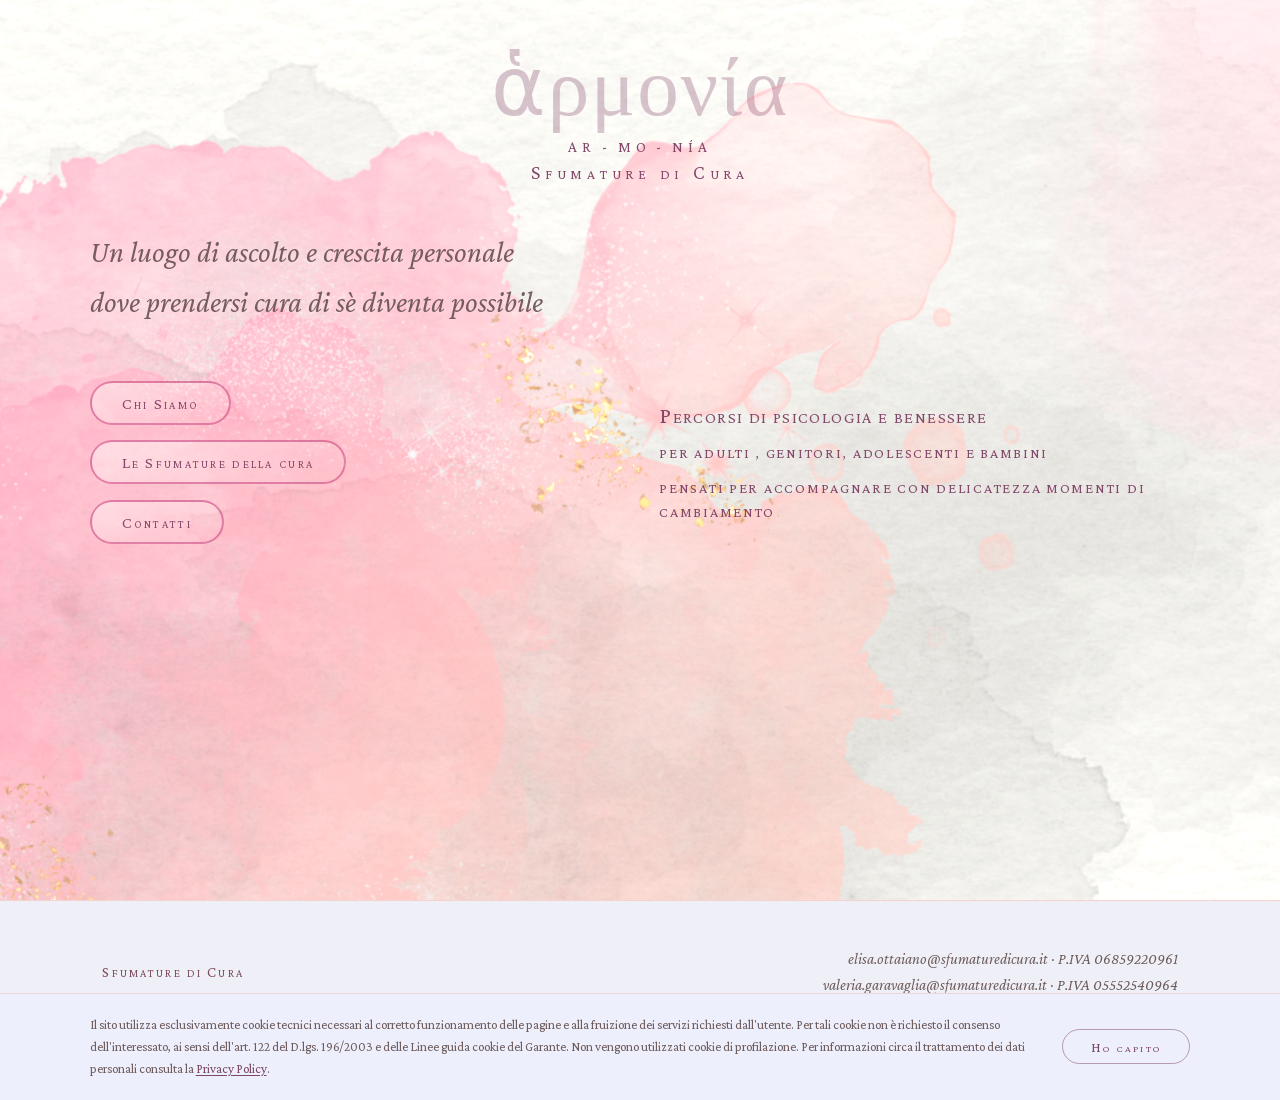
<file: index.html>
<!DOCTYPE html>
<html lang="it">
<head>
  <meta charset="UTF-8">
  <meta name="viewport" content="width=device-width, initial-scale=1.0">
  <title>Psicologhe e Psicoterapeute a Magenta — Sfumature di Cura</title>
  <meta name="description" content="Studio di psicologia e psicoterapia a Magenta. Elisa Ottaiano e Valeria Garavaglia: psicoterapia individuale, di coppia, EMDR e Mindfulness per adulti, adolescenti e famiglie.">
  <meta name="robots" content="index, follow">
  <meta name="keywords" content="psicologa Magenta, psicologo Magenta, psicoterapeuta Magenta, studio psicologia Magenta, EMDR Magenta, mindfulness Magenta, psicoterapia Magenta">
  <link rel="canonical" href="https://www.sfumaturedicura.it/">

  <link rel="stylesheet" href="style.css">
</head>
<body>

  <!-- ══════════════════════════════════════════
       SEZIONE 1 — HERO
       Sfondo: img/sfondo-hero.png
       (immagine acquerello rosa piena copertura)
  ══════════════════════════════════════════ -->
  <section class="pagina" id="hero">

    <!-- ZONA 1: Titolo centrato in alto -->
    <div class="hero-centro">
      <span class="hero-greco">ἁρμονία</span>
      <span class="hero-trascrizione">AR&#8202;-&#8202;MO&#8202;-&#8202;NÍA</span>
      <span class="hero-sottotitolo-sc">Sfumature di Cura</span>
    </div>

    <!-- ZONA 2: Corpo centrale (descrizione + riga inferiore) -->
    <div class="hero-corpo">

      <!-- Descrizione: sinistra, metà superiore del corpo -->
      <p class="hero-descrizione">
        Un luogo di ascolto e crescita personale<br>
        dove prendersi cura di sè diventa possibile
      </p>

      <!-- Riga inferiore: bottoni a sinistra, testo a destra -->
      <div class="hero-bottom">

        <ul class="hero-nav">
          <li><a href="chi-siamo.html">Chi Siamo</a></li>
          <li><a href="servizi.html">Le Sfumature della cura</a></li>
          <li><a href="servizi.html#contatti">Contatti</a></li>
        </ul>

        <div class="hero-destra">
          <span class="hero-destra-titolo">Percorsi di psicologia e benessere</span>
          <span class="hero-destra-riga">per adulti , genitori, adolescenti e bambini</span>
          <span class="hero-destra-riga">pensati per accompagnare con delicatezza momenti di cambiamento</span>
        </div>

      </div>
    </div>

  </section>

  <footer>
    <div class="footer-brand">Sfumature di Cura</div>
    <div class="footer-info">
      elisa.ottaiano@sfumaturedicura.it · P.IVA 06859220961<br>
      valeria.garavaglia@sfumaturedicura.it · P.IVA 05552540964
    </div>
    <div class="footer-privacy"><a href="privacy-policy.html">Privacy Policy</a></div>
  </footer>

  <script src="animazioni.js"></script>
</body>
</html>
</file>
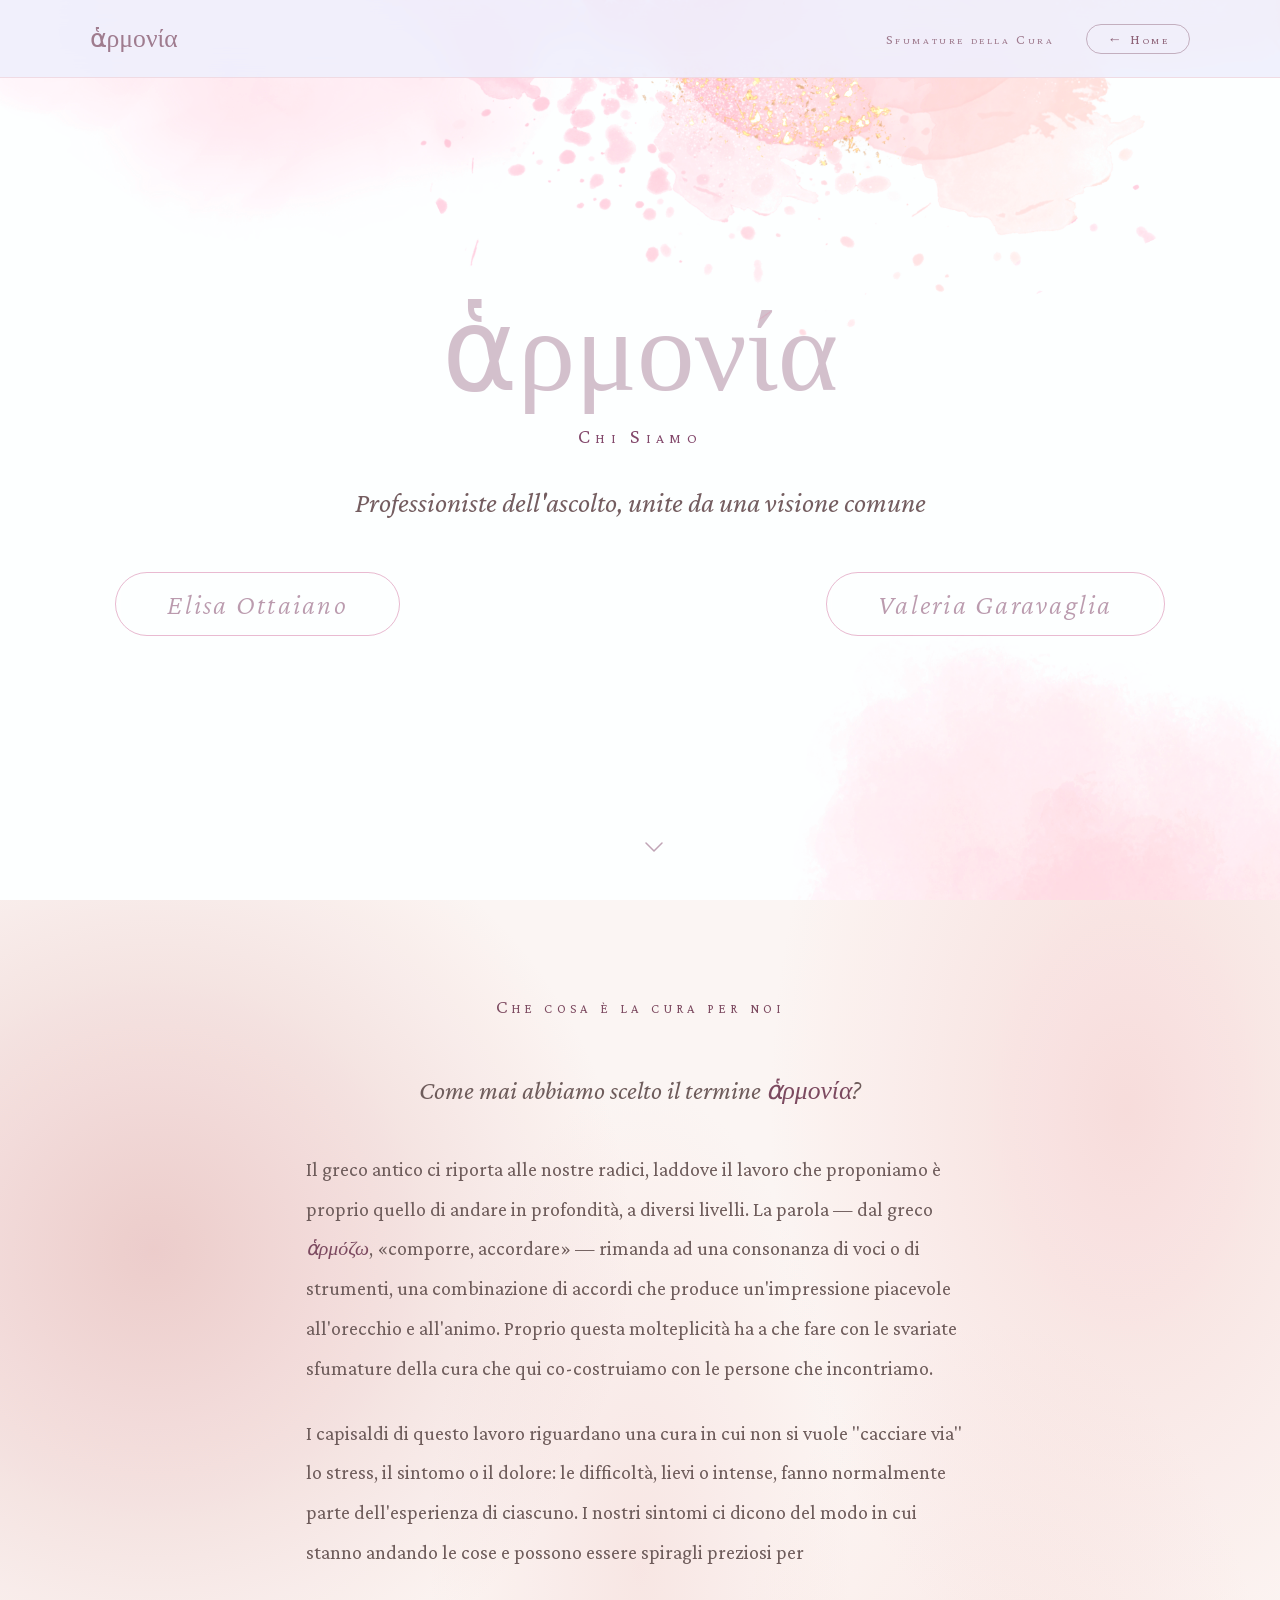
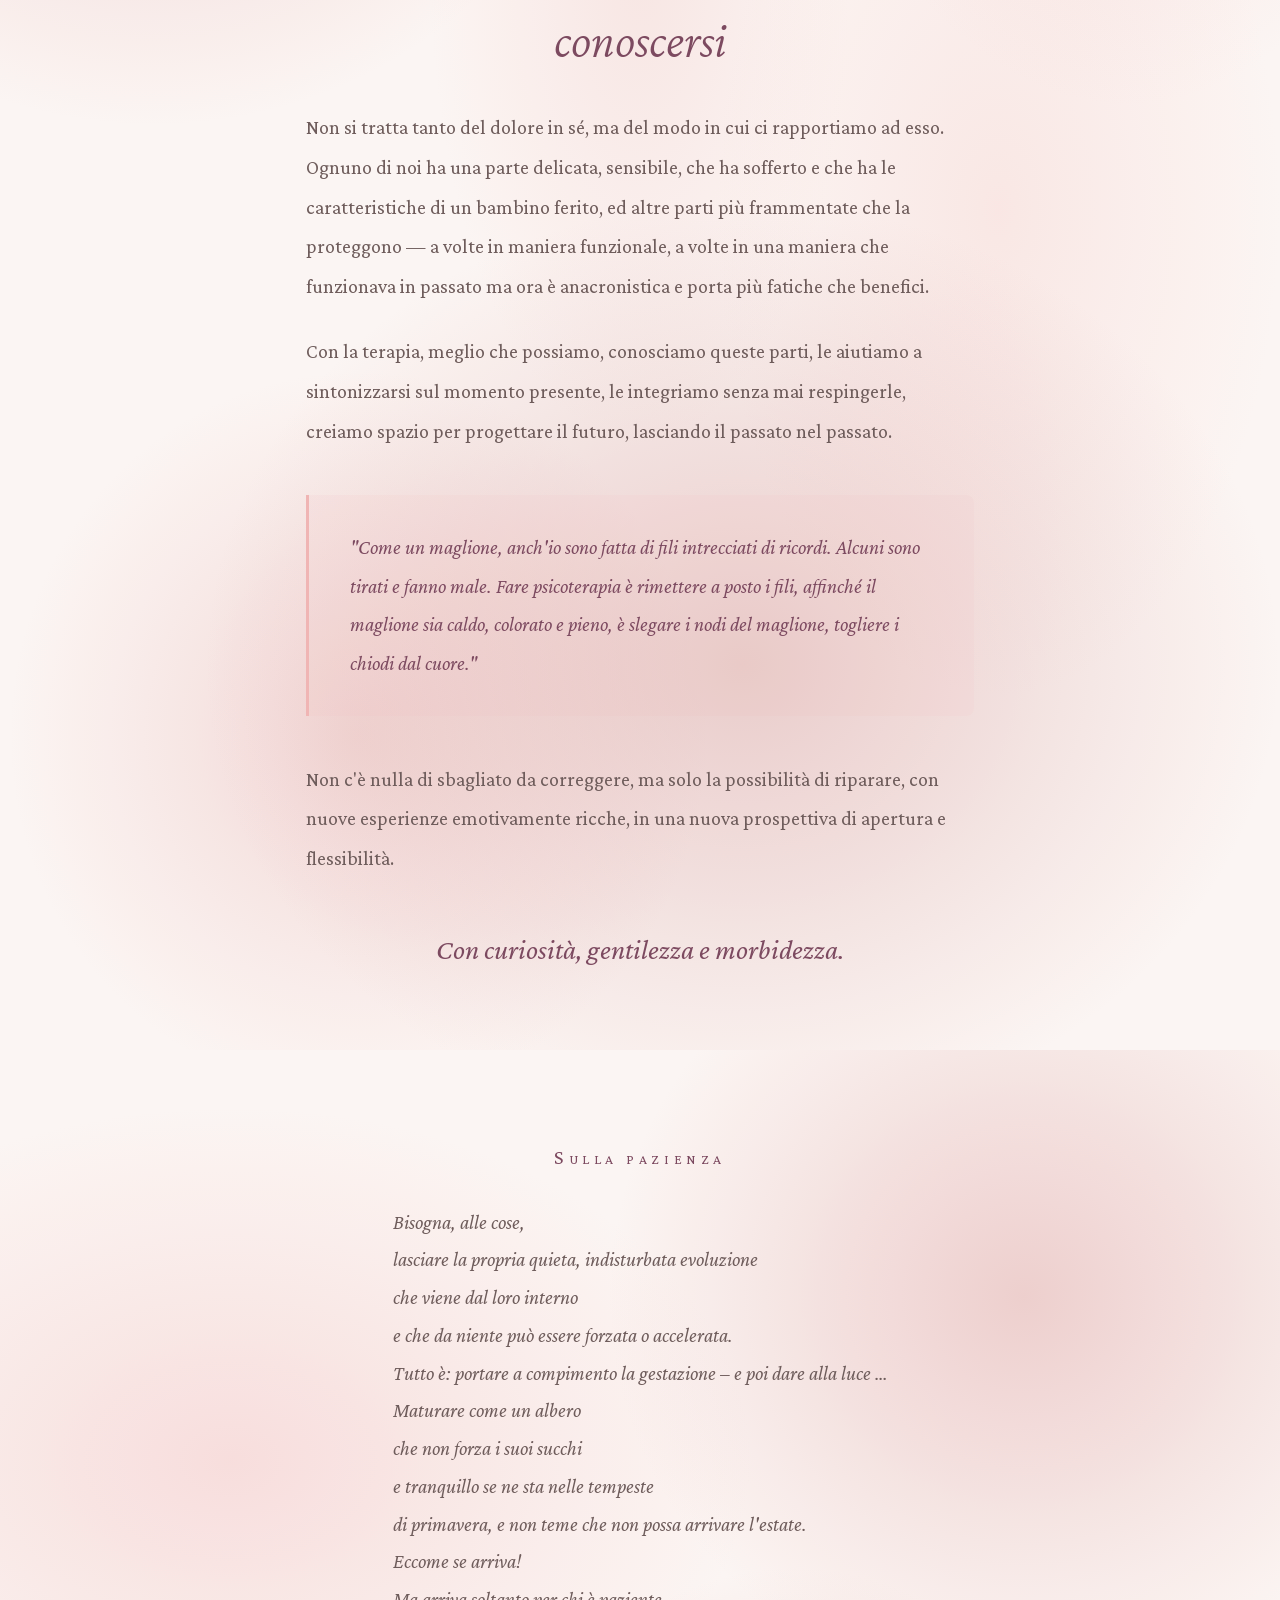
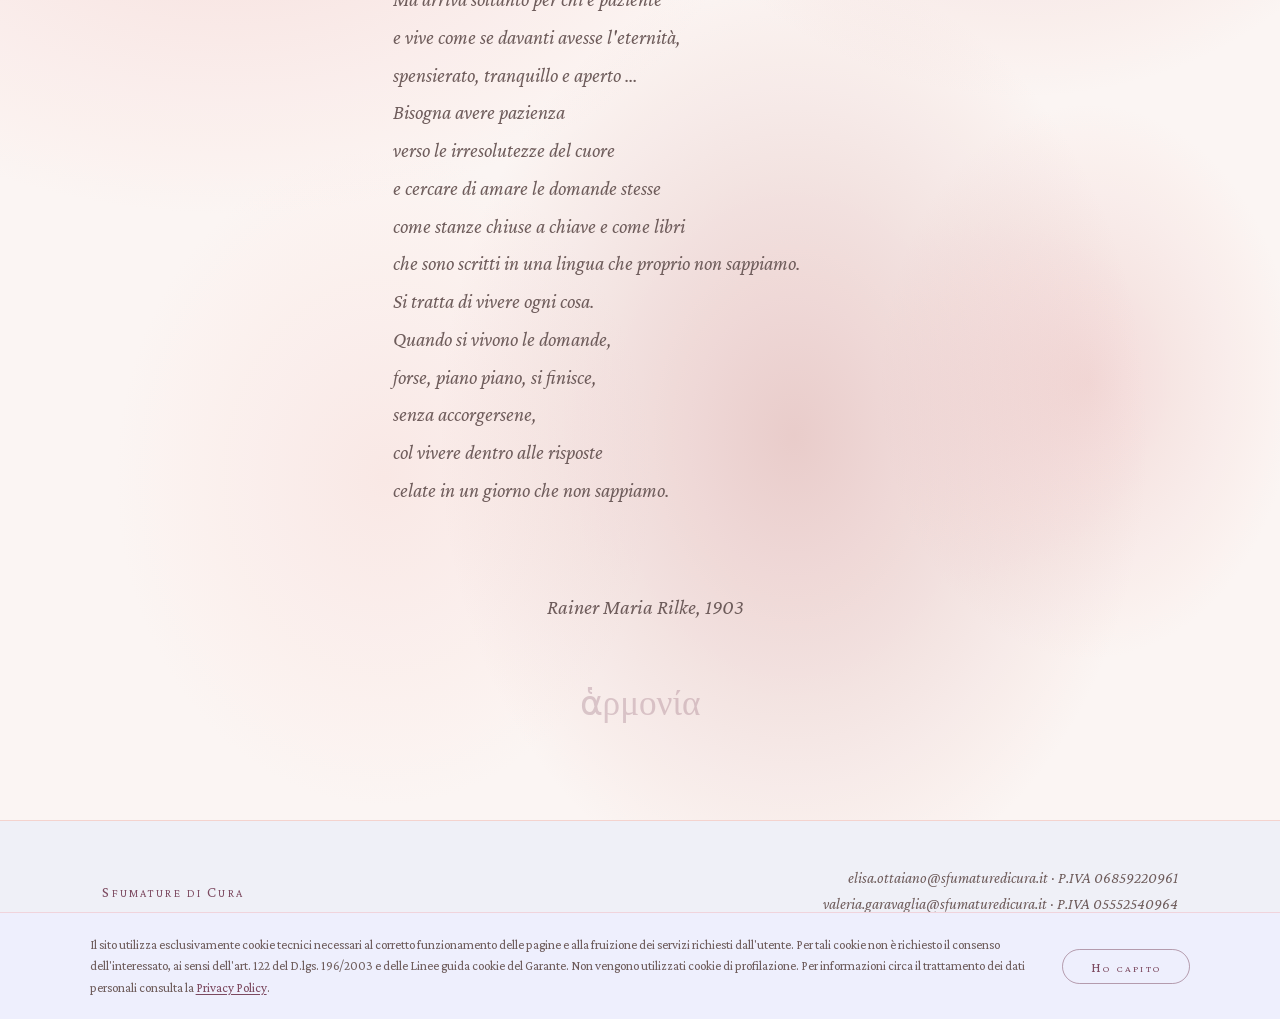
<file: chi-siamo.html>
<!DOCTYPE html>
<html lang="it">
<head>
  <meta charset="UTF-8">
  <meta name="viewport" content="width=device-width, initial-scale=1.0">
  <title>Chi Siamo — Psicologhe a Magenta | Sfumature di Cura</title>
  <meta name="description" content="Elisa Ottaiano e Valeria Garavaglia, psicologhe e psicoterapeute a Magenta. Approccio integrato tra psicoterapia, EMDR e Mindfulness per il benessere della persona.">
  <meta name="keywords" content="psicologhe Magenta, psicoterapeute Magenta, Elisa Ottaiano, Valeria Garavaglia, studio psicologia Magenta">
  <link rel="canonical" href="https://www.sfumaturedicura.it/chi-siamo.html">

  <link rel="stylesheet" href="style.css">
  <link rel="stylesheet" href="chi-siamo.css">
</head>
<body style="background-color:#EDE7E1;">

  <!-- Nav -->
  <nav class="nav-cs">
    <a href="index.html" class="nav-cs-brand">ἁρμονία</a>
    <div class="nav-cs-links">
      <a href="servizi.html" class="nav-cs-back">Sfumature della Cura</a>
      <a href="index.html" class="nav-cs-home">← Home</a>
    </div>
    <button class="nav-cs-hamburger" aria-label="Menu">
      <span></span><span></span><span></span>
    </button>
  </nav>

  <!-- ════════════════════════════════
       1. HERO
  ════════════════════════════════ -->
  <section class="cs-hero">
    <span class="cs-hero-greco">ἁρμονία</span>
    <h1 class="cs-hero-titolo">Chi Siamo</h1>
    <p class="cs-hero-desc">
      Professioniste dell'ascolto, unite da una visione comune
    </p>
    <div class="cs-prof-nav">
      <a href="elisa-ottaiano.html" class="cs-prof-btn">Elisa Ottaiano</a>
      <a href="valeria-garavaglia.html" class="cs-prof-btn">Valeria Garavaglia</a>
    </div>
    <a href="#filosofia" class="cs-hero-scroll" aria-label="Scorri in basso">
      <svg width="28" height="28" viewBox="0 0 28 28" fill="none" xmlns="http://www.w3.org/2000/svg">
        <path d="M6 10 L14 18 L22 10" stroke="currentColor" stroke-width="1.5" stroke-linecap="round" stroke-linejoin="round"/>
      </svg>
    </a>
  </section>

  <!-- ════════════════════════════════
       2. FILOSOFIA
  ════════════════════════════════ -->
  <section class="cs-filosofia" id="filosofia">
    <div class="cs-col">

      <span class="cs-label da-animare">Che cosa è la cura per noi</span>

      <p class="cs-domanda da-animare">
        Come mai abbiamo scelto il termine <em>ἁρμονία</em>?
      </p>

      <p class="cs-testo da-animare">
        Il greco antico ci riporta alle nostre radici, laddove il lavoro che
        proponiamo è proprio quello di andare in profondità, a diversi livelli.
        La parola — dal greco <em>ἁρμόζω</em>, «comporre, accordare» — rimanda
        ad una consonanza di voci o di strumenti, una combinazione di accordi
        che produce un'impressione piacevole all'orecchio e all'animo. Proprio
        questa molteplicità ha a che fare con le svariate sfumature della cura
        che qui co-costruiamo con le persone che incontriamo.
      </p>

      <p class="cs-testo da-animare">
        I capisaldi di questo lavoro riguardano una cura in cui non si vuole
        "cacciare via" lo stress, il sintomo o il dolore: le difficoltà, lievi
        o intense, fanno normalmente parte dell'esperienza di ciascuno. I nostri
        sintomi ci dicono del modo in cui stanno andando le cose e possono essere
        spiragli preziosi per
      </p>

      <span class="cs-parola da-animare">conoscersi</span>

      <p class="cs-testo da-animare">
        Non si tratta tanto del dolore in sé, ma del modo in cui ci rapportiamo
        ad esso. Ognuno di noi ha una parte delicata, sensibile, che ha sofferto
        e che ha le caratteristiche di un bambino ferito, ed altre parti più
        frammentate che la proteggono — a volte in maniera funzionale, a volte
        in una maniera che funzionava in passato ma ora è anacronistica e porta
        più fatiche che benefici.
      </p>

      <p class="cs-testo da-animare">
        Con la terapia, meglio che possiamo, conosciamo queste parti, le aiutiamo
        a sintonizzarsi sul momento presente, le integriamo senza mai respingerle,
        creiamo spazio per progettare il futuro, lasciando il passato nel passato.
      </p>

      <div class="cs-citazione-box da-animare">
        <p>
          "Come un maglione, anch'io sono fatta di fili intrecciati di ricordi.
          Alcuni sono tirati e fanno male. Fare psicoterapia è rimettere a posto
          i fili, affinché il maglione sia caldo, colorato e pieno,
          è slegare i nodi del maglione, togliere i chiodi dal cuore."
        </p>
      </div>

      <p class="cs-testo da-animare">
        Non c'è nulla di sbagliato da correggere, ma solo la possibilità di
        riparare, con nuove esperienze emotivamente ricche, in una nuova
        prospettiva di apertura e flessibilità.
      </p>

      <p class="cs-chiusura da-animare">
        Con curiosità, gentilezza e morbidezza.
      </p>

    </div>
  </section>

  <!-- ════════════════════════════════
       3. POESIA
  ════════════════════════════════ -->
  <section class="cs-poesia">

    <p class="cs-poesia-titolo da-animare">Sulla pazienza</p>

    <div class="cs-versi da-animare">
      <p>Bisogna, alle cose,</p>
      <p>lasciare la propria quieta, indisturbata evoluzione</p>
      <p>che viene dal loro interno</p>
      <p>e che da niente può essere forzata o accelerata.</p>
      <p>Tutto è: portare a compimento la gestazione – e poi dare alla luce …</p>
      <p>Maturare come un albero</p>
      <p>che non forza i suoi succhi</p>
      <p>e tranquillo se ne sta nelle tempeste</p>
      <p>di primavera, e non teme che non possa arrivare l'estate.</p>
      <p>Eccome se arriva!</p>
      <p>Ma arriva soltanto per chi è paziente</p>
      <p>e vive come se davanti avesse l'eternità,</p>
      <p>spensierato, tranquillo e aperto …</p>
      <p>Bisogna avere pazienza</p>
      <p>verso le irresolutezze del cuore</p>
      <p>e cercare di amare le domande stesse</p>
      <p>come stanze chiuse a chiave e come libri</p>
      <p>che sono scritti in una lingua che proprio non sappiamo.</p>
      <p>Si tratta di vivere ogni cosa.</p>
      <p>Quando si vivono le domande,</p>
      <p>forse, piano piano, si finisce,</p>
      <p>senza accorgersene,</p>
      <p>col vivere dentro alle risposte</p>
      <p>celate in un giorno che non sappiamo.</p>
    </div>

    <p class="cs-poesia-autore da-animare">Rainer Maria Rilke, 1903</p>

    <span class="cs-greco-fine da-animare">ἁρμονία</span>

  </section>

  <!-- Footer -->
  <footer id="contatti">
    <div class="footer-brand">Sfumature di Cura</div>
    <div class="footer-info">
      elisa.ottaiano@sfumaturedicura.it · P.IVA 06859220961<br>
      valeria.garavaglia@sfumaturedicura.it · P.IVA 05552540964
    </div>
    <div class="footer-privacy"><a href="privacy-policy.html">Privacy Policy</a></div>
  </footer>

  <script src="animazioni.js"></script>
</body>
</html>
</file>
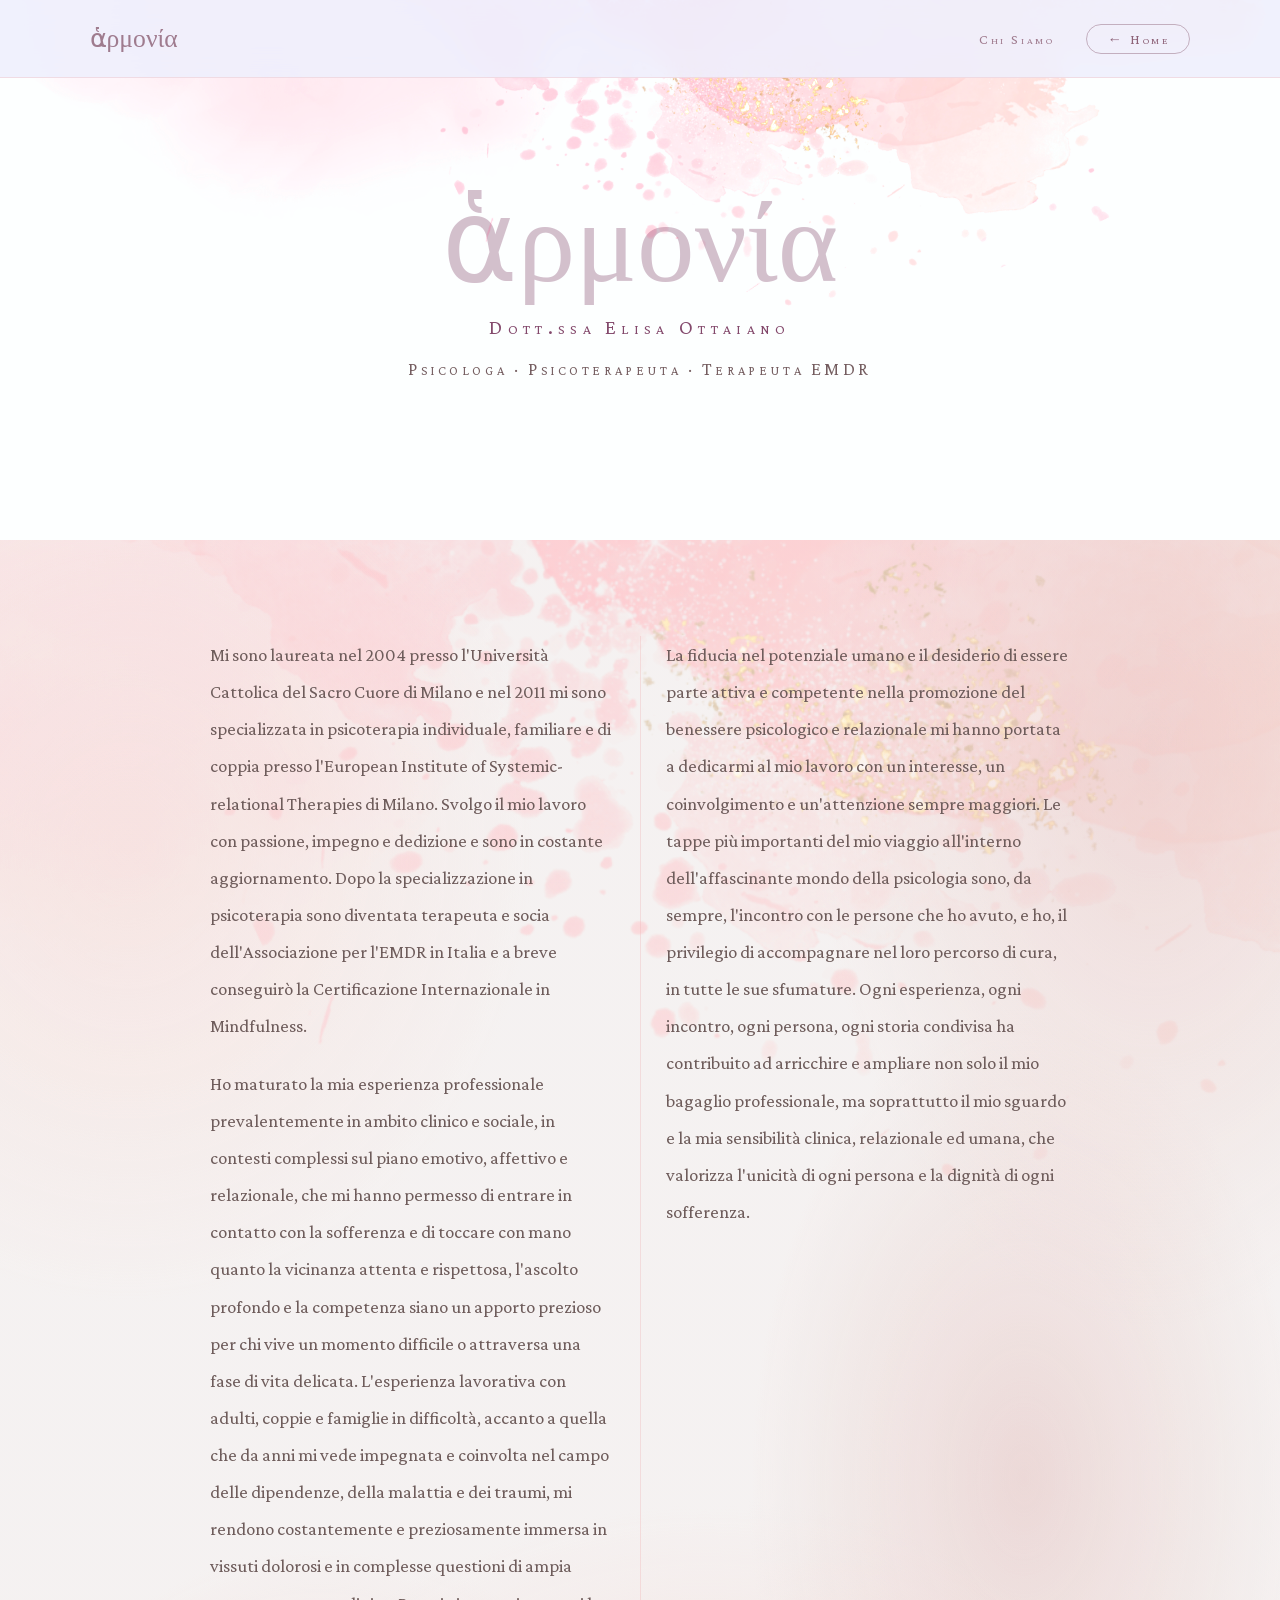
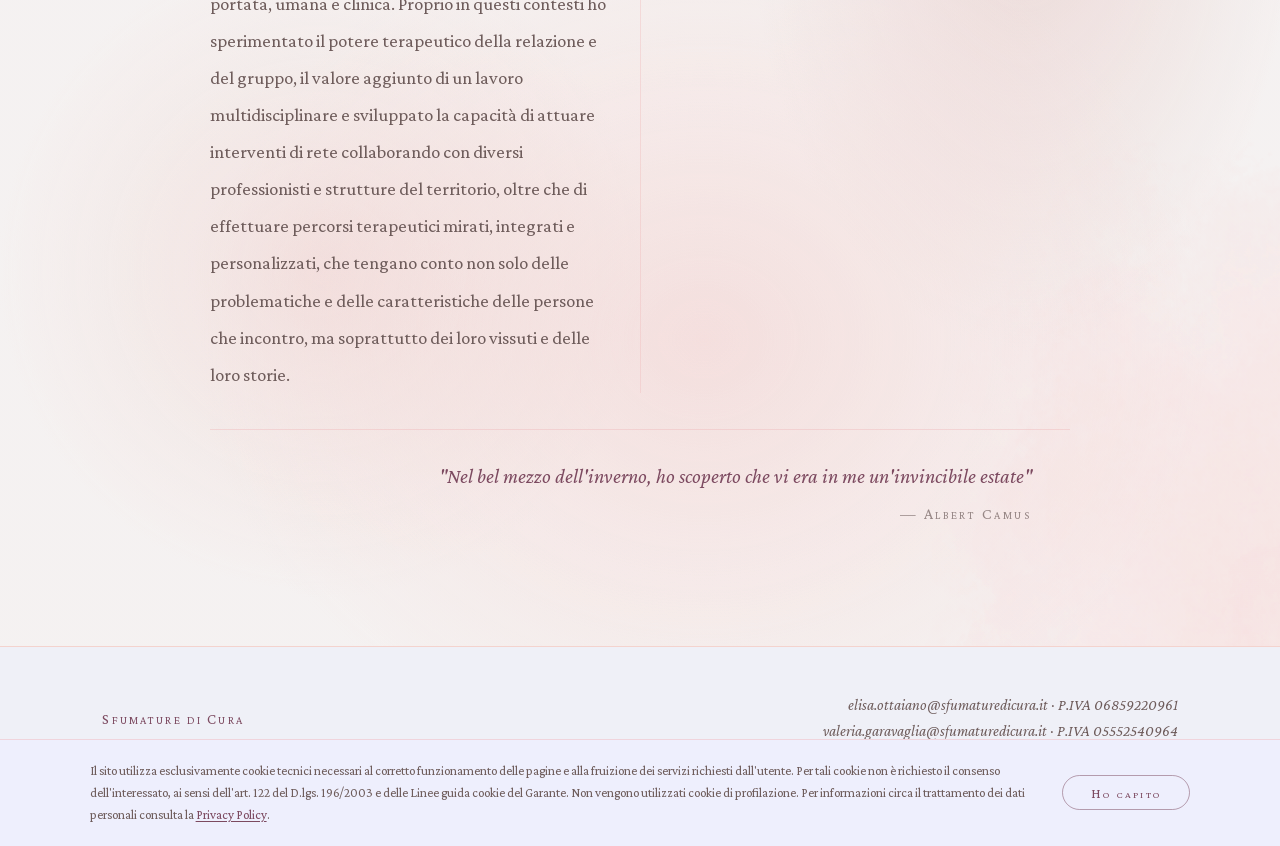
<file: elisa-ottaiano.html>
<!DOCTYPE html>
<html lang="it">
<head>
  <meta charset="UTF-8">
  <meta name="viewport" content="width=device-width, initial-scale=1.0">
  <title>Dott.ssa Elisa Ottaiano — Psicologa e Terapeuta EMDR a Magenta</title>
  <meta name="description" content="Dott.ssa Elisa Ottaiano, psicologa e psicoterapeuta a Magenta. Specializzata in psicoterapia individuale, familiare, di coppia ed EMDR per il trattamento del trauma.">
  <meta name="keywords" content="Elisa Ottaiano, psicologa Magenta, terapeuta EMDR Magenta, psicoterapia individuale Magenta, psicoterapeuta Magenta">
  <link rel="canonical" href="https://www.sfumaturedicura.it/elisa-ottaiano.html">

  <link rel="stylesheet" href="style.css">
  <link rel="stylesheet" href="chi-siamo.css">
</head>
<body style="background-color:#EDE7E1;">

  <!-- Nav -->
  <nav class="nav-cs">
    <a href="index.html" class="nav-cs-brand">ἁρμονία</a>
    <div class="nav-cs-links">
      <a href="chi-siamo.html" class="nav-cs-back">Chi Siamo</a>
      <a href="index.html" class="nav-cs-home">← Home</a>
    </div>
    <button class="nav-cs-hamburger" aria-label="Menu">
      <span></span><span></span><span></span>
    </button>
  </nav>

  <!-- ════════════════════════════════
       HERO
  ════════════════════════════════ -->
  <section class="cs-hero cs-hero-profilo">
    <span class="cs-hero-greco">ἁρμονία</span>
    <h1 class="cs-hero-titolo">Dott.ssa Elisa Ottaiano</h1>
    <p class="cs-hero-desc cs-hero-qualifica-sub">Psicologa · Psicoterapeuta · Terapeuta EMDR </p>
  </section>

  <!-- ════════════════════════════════
       BIO
  ════════════════════════════════ -->
  <section class="cs-professioniste">
    <div class="cs-bio-wrap da-animare">

      <div class="cs-bio-corpo">
        <p class="cs-bio-p">
          Mi sono laureata nel 2004 presso l'Università Cattolica del Sacro Cuore di Milano e nel 2011 mi sono
          specializzata in psicoterapia individuale, familiare e di coppia presso l'European Institute of
          Systemic-relational Therapies di Milano. Svolgo il mio lavoro con passione, impegno e dedizione e
          sono in costante aggiornamento. Dopo la specializzazione in psicoterapia sono diventata terapeuta e
          socia dell'Associazione per l'EMDR in Italia e a breve conseguirò la Certificazione Internazionale in
          Mindfulness.
        </p>
        <p class="cs-bio-p">
          Ho maturato la mia esperienza professionale prevalentemente in ambito clinico e sociale, in contesti
          complessi sul piano emotivo, affettivo e relazionale, che mi hanno permesso di entrare in contatto
          con la sofferenza e di toccare con mano quanto la vicinanza attenta e rispettosa, l'ascolto profondo e
          la competenza siano un apporto prezioso per chi vive un momento difficile o attraversa una fase di
          vita delicata. L'esperienza lavorativa con adulti, coppie e famiglie in difficoltà, accanto a quella che
          da anni mi vede impegnata e coinvolta nel campo delle dipendenze, della malattia e dei traumi, mi
          rendono costantemente e preziosamente immersa in vissuti dolorosi e in complesse questioni di
          ampia portata, umana e clinica. Proprio in questi contesti ho sperimentato il potere terapeutico della
          relazione e del gruppo, il valore aggiunto di un lavoro multidisciplinare e sviluppato la capacità di
          attuare interventi di rete collaborando con diversi professionisti e strutture del territorio, oltre che
          di effettuare percorsi terapeutici mirati, integrati e personalizzati, che tengano conto non solo delle
          problematiche e delle caratteristiche delle persone che incontro, ma soprattutto dei loro vissuti e
          delle loro storie.
        </p>
        <p class="cs-bio-p">
          La fiducia nel potenziale umano e il desiderio di essere parte attiva e competente nella promozione
          del benessere psicologico e relazionale mi hanno portata a dedicarmi al mio lavoro con un interesse,
          un coinvolgimento e un'attenzione sempre maggiori. Le tappe più importanti del mio viaggio
          all'interno dell'affascinante mondo della psicologia sono, da sempre, l'incontro con le persone che ho
          avuto, e ho, il privilegio di accompagnare nel loro percorso di cura, in tutte le sue sfumature. Ogni
          esperienza, ogni incontro, ogni persona, ogni storia condivisa ha contribuito ad arricchire e ampliare
          non solo il mio bagaglio professionale, ma soprattutto il mio sguardo e la mia sensibilità clinica,
          relazionale ed umana, che valorizza l'unicità di ogni persona e la dignità di ogni sofferenza.
        </p>
      </div>

      <div class="cs-bio-citazione">
        <p>"Nel bel mezzo dell'inverno, ho scoperto che vi era in me un'invincibile estate"</p>
        <cite>— Albert Camus</cite>
      </div>
    </div>
  </section>

  <!-- Footer -->
  <footer id="contatti">
    <div class="footer-brand">Sfumature di Cura</div>
    <div class="footer-info">
      elisa.ottaiano@sfumaturedicura.it · P.IVA 06859220961<br>
      valeria.garavaglia@sfumaturedicura.it · P.IVA 05552540964
    </div>
    <div class="footer-privacy"><a href="privacy-policy.html">Privacy Policy</a></div>
  </footer>

  <script src="animazioni.js"></script>
</body>
</html>
</file>
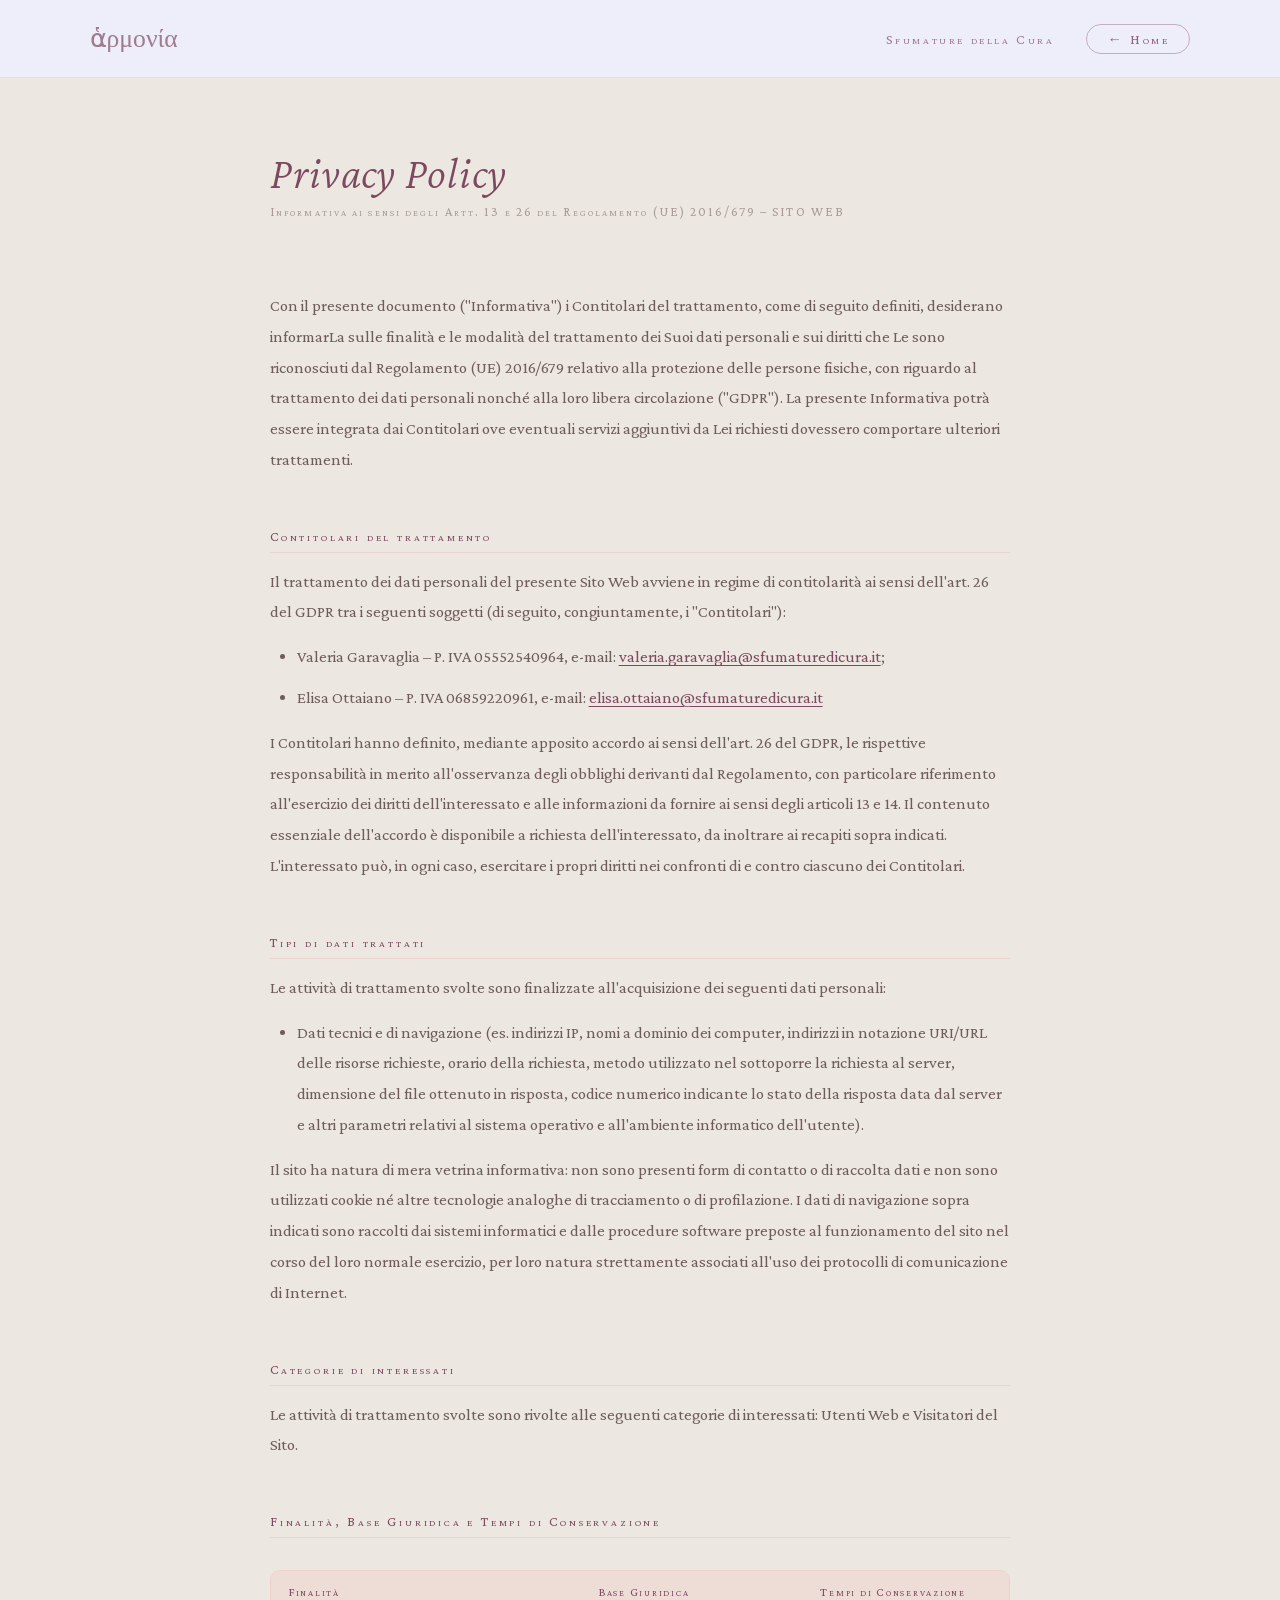
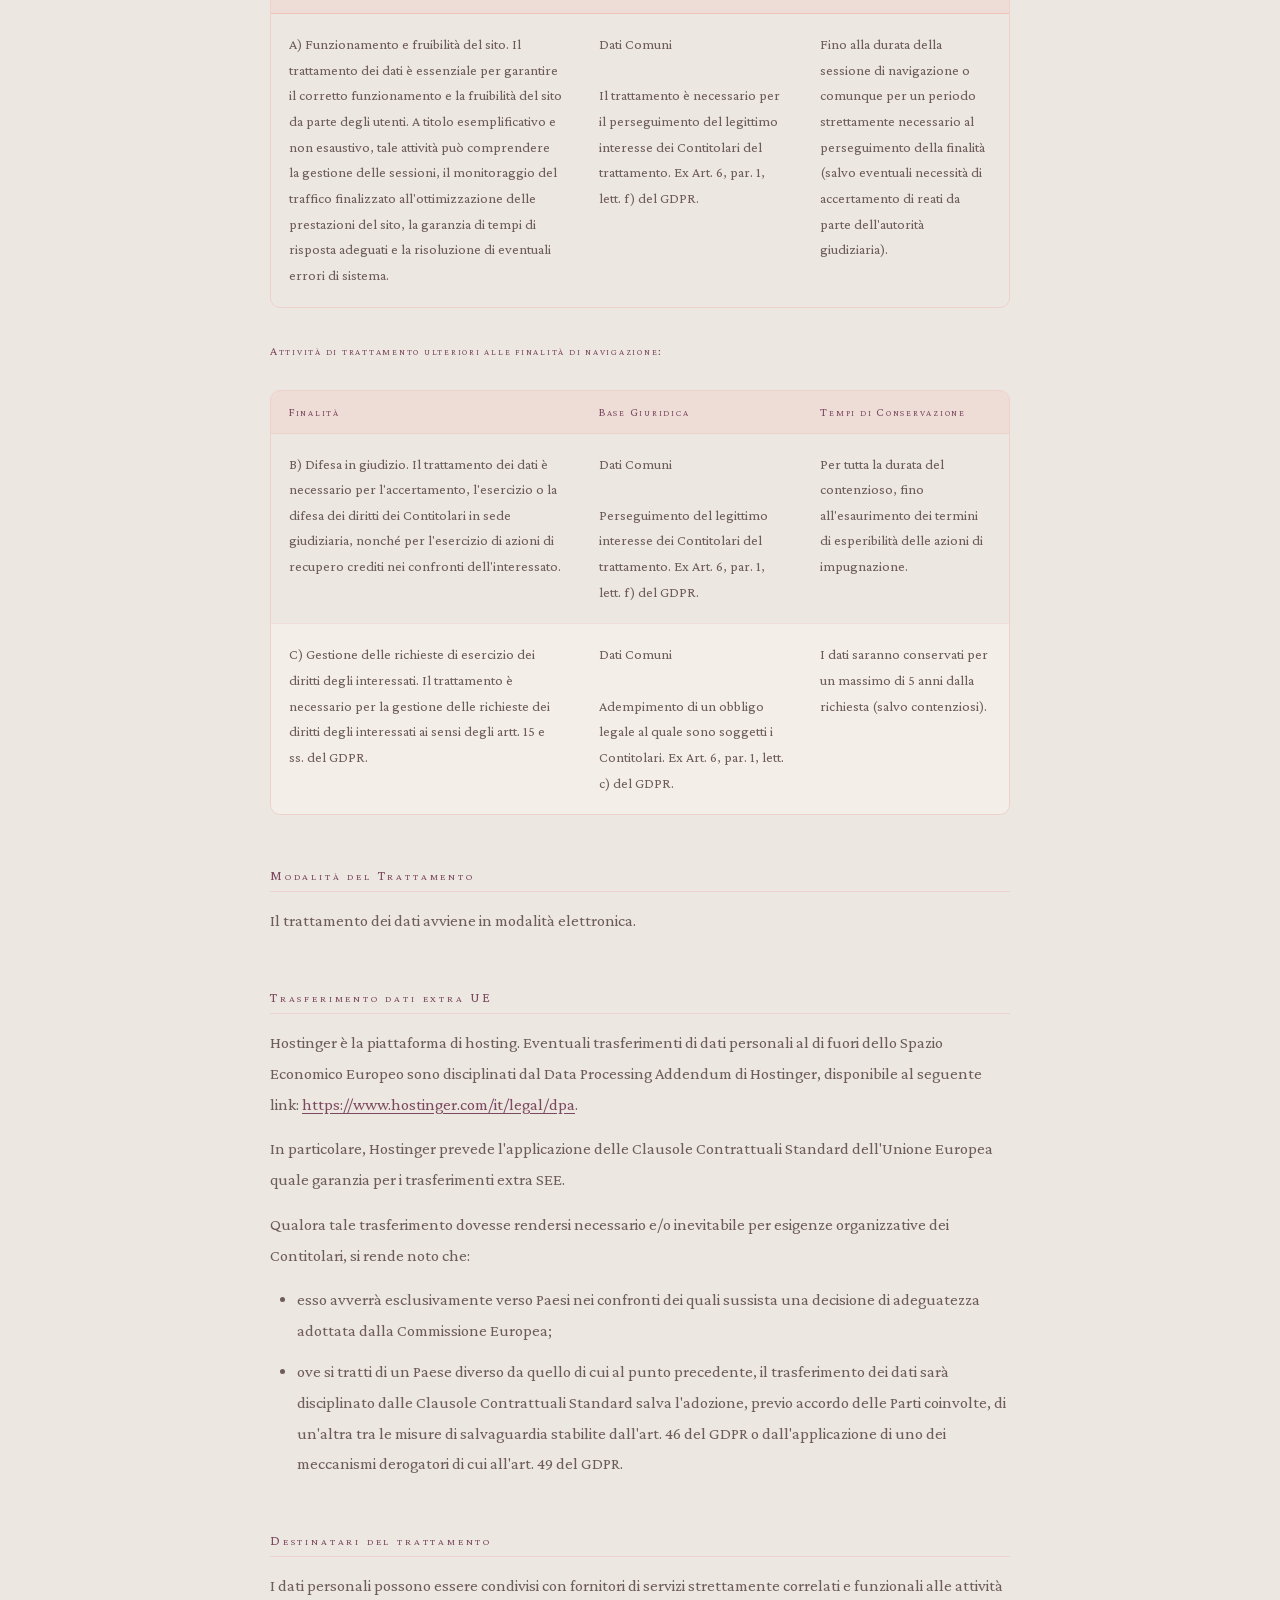
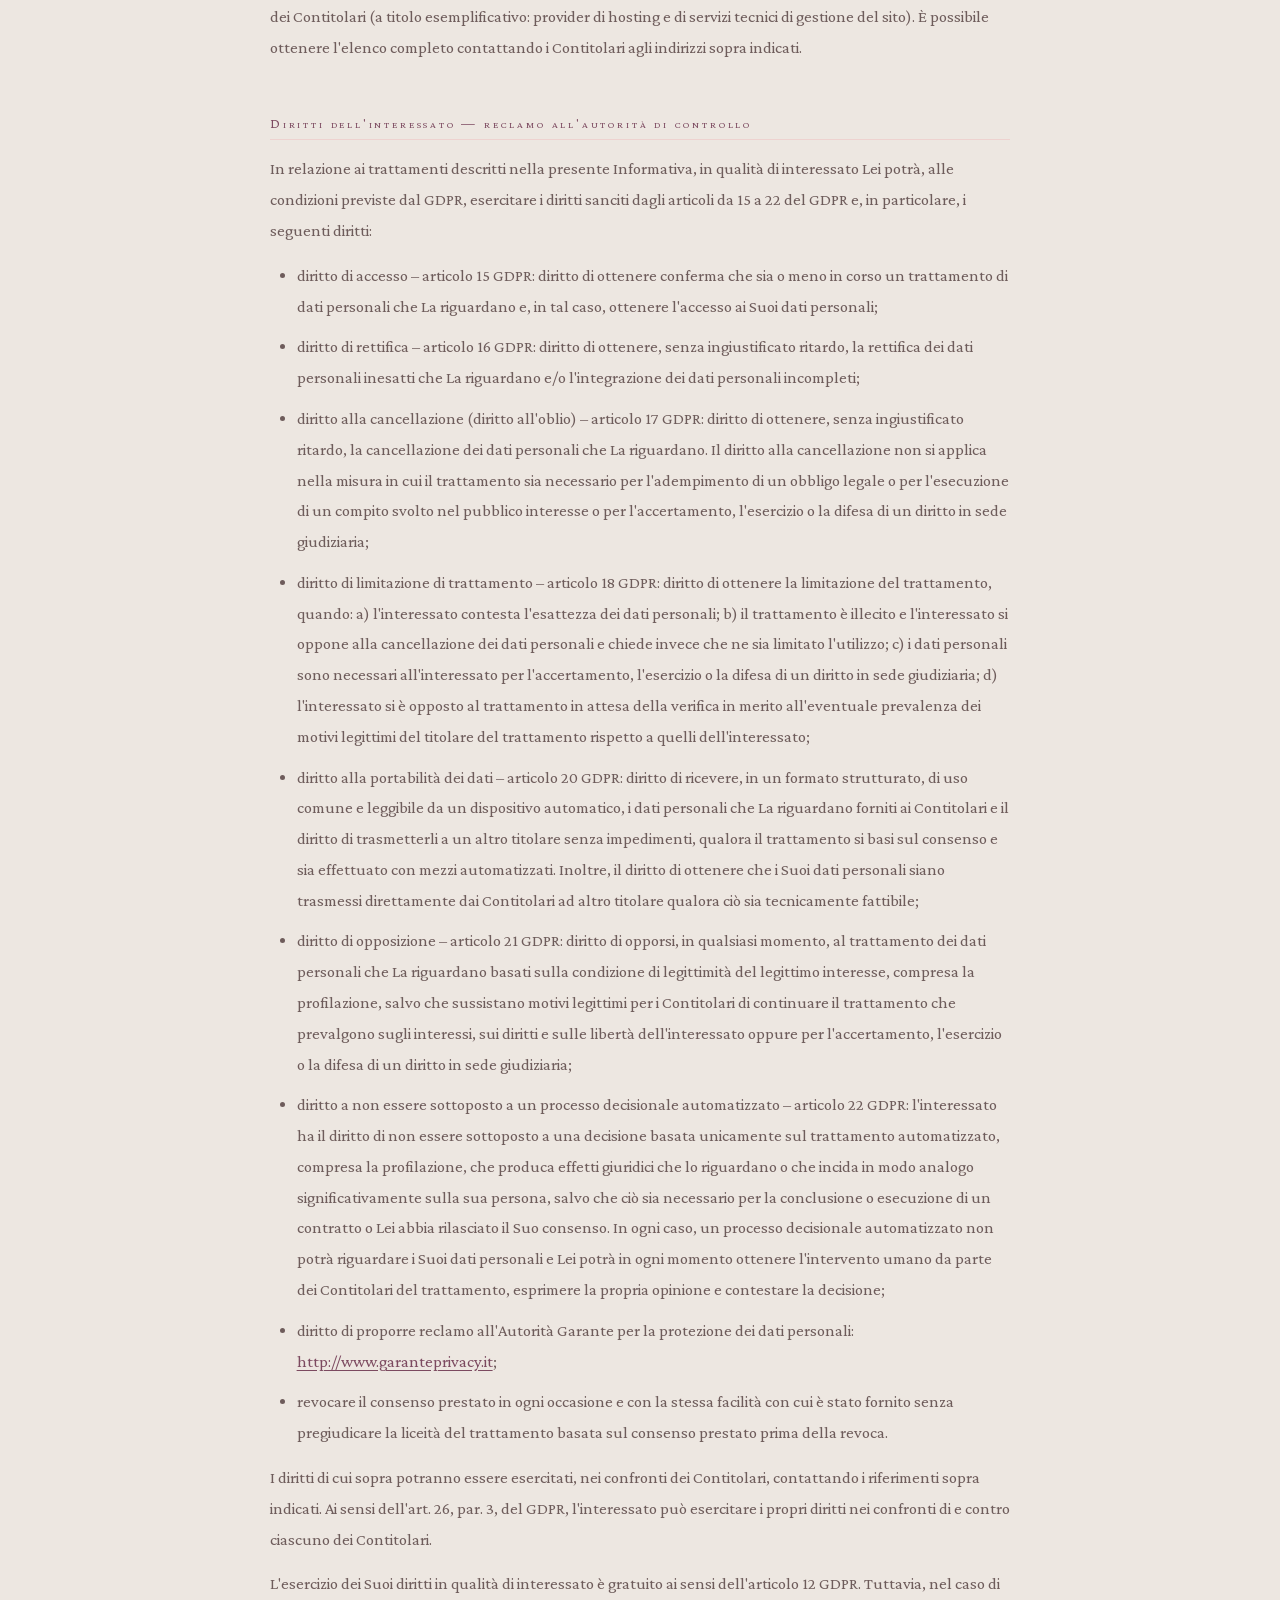
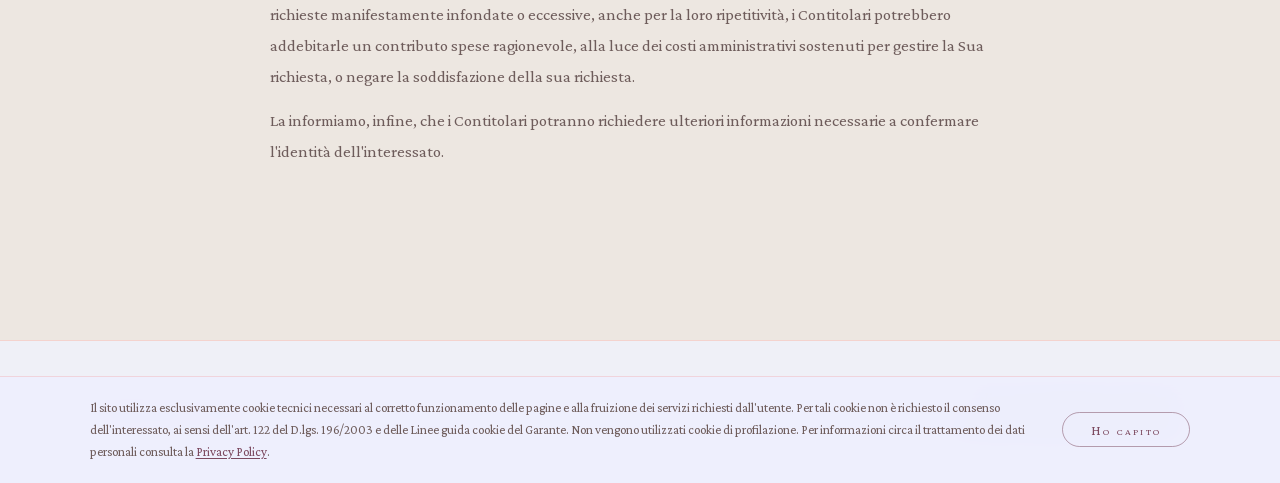
<file: privacy-policy.html>
<!DOCTYPE html>
<html lang="it">
<head>
  <meta charset="UTF-8">
  <meta name="viewport" content="width=device-width, initial-scale=1.0">
  <title>Privacy Policy — ἁρμονία Sfumature di Cura</title>
  <link rel="stylesheet" href="style.css">
  <link rel="stylesheet" href="chi-siamo.css">
  <style>
    .privacy-wrap {
      max-width: 860px;
      margin: 0 auto;
      padding: clamp(110px, 12vw, 148px) clamp(24px, 5%, 60px) clamp(80px, 10vw, 120px);
    }

    .privacy-titolo {
      font-family: var(--font);
      font-style: italic;
      font-weight: 300;
      font-size: clamp(2rem, 3.5vw, 3rem);
      color: var(--colore-titoli-sec);
      margin-bottom: 6px;
      letter-spacing: 0.02em;
    }

    .privacy-sottotitolo {
      font-family: var(--font);
      font-size: clamp(0.82rem, 1vw, 0.92rem);
      color: var(--colore-testo);
      opacity: 0.55;
      font-variant: small-caps;
      letter-spacing: 0.16em;
      margin-bottom: clamp(48px, 6vw, 72px);
      display: block;
    }

    .privacy-sezione {
      margin-bottom: clamp(36px, 4.5vw, 52px);
    }

    .privacy-h2 {
      font-family: var(--font);
      font-weight: 400;
      font-style: normal;
      font-size: clamp(0.88rem, 1.1vw, 1rem);
      color: var(--colore-titoli-sec);
      font-variant: small-caps;
      letter-spacing: 0.2em;
      margin-bottom: 14px;
      padding-bottom: 8px;
      border-bottom: 1px solid rgba(232, 181, 172, 0.40);
    }

    .privacy-p {
      font-family: var(--font);
      font-size: clamp(1rem, 1.3vw, 1.15rem);
      color: var(--colore-testo);
      line-height: 1.85;
      margin-bottom: 14px;
    }

    .privacy-p a {
      color: var(--colore-titoli-sec);
      text-decoration: underline;
      text-underline-offset: 3px;
    }

    .privacy-lista {
      font-family: var(--font);
      font-size: clamp(1rem, 1.3vw, 1.15rem);
      color: var(--colore-testo);
      line-height: 1.85;
      padding-left: 1.6em;
      margin-bottom: 14px;
    }

    .privacy-lista li {
      margin-bottom: 10px;
    }

    .privacy-lista a {
      color: var(--colore-titoli-sec);
      text-decoration: underline;
      text-underline-offset: 3px;
    }

    /* Tabella */
    .privacy-tabella-wrap {
      overflow-x: auto;
      margin: clamp(20px, 3vw, 32px) 0;
      border-radius: 10px;
      border: 1px solid rgba(232, 181, 172, 0.45);
    }

    .privacy-tabella {
      width: 100%;
      border-collapse: collapse;
      font-family: var(--font);
      font-size: clamp(0.9rem, 1.1vw, 1.02rem);
      color: var(--colore-testo);
    }

    .privacy-tabella thead tr {
      background: rgba(232, 181, 172, 0.22);
    }

    .privacy-tabella th {
      font-weight: 400;
      font-variant: small-caps;
      letter-spacing: 0.14em;
      font-size: clamp(0.78rem, 0.95vw, 0.88rem);
      color: var(--colore-titoli-sec);
      padding: 14px 18px;
      text-align: left;
      border-bottom: 1px solid rgba(232, 181, 172, 0.45);
    }

    .privacy-tabella td {
      padding: 18px 18px;
      vertical-align: top;
      line-height: 1.78;
      border-bottom: 1px solid rgba(232, 181, 172, 0.20);
    }

    .privacy-tabella tbody tr:last-child td {
      border-bottom: none;
    }

    .privacy-tabella tbody tr:nth-child(even) {
      background: rgba(248, 243, 240, 0.5);
    }

    .privacy-h3-tabella {
      font-weight: 400;
      font-variant: small-caps;
      letter-spacing: 0.14em;
      font-size: clamp(0.78rem, 0.95vw, 0.88rem);
      color: var(--colore-titoli-sec);
      margin: clamp(24px, 3vw, 36px) 0 10px;
    }
  </style>
</head>
<body style="background-color:#EDE7E1;">

  <!-- Nav -->
  <nav class="nav-cs">
    <a href="index.html" class="nav-cs-brand">ἁρμονία</a>
    <div class="nav-cs-links">
      <a href="servizi.html" class="nav-cs-back">Sfumature della Cura</a>
      <a href="index.html" class="nav-cs-home">← Home</a>
    </div>
    <button class="nav-cs-hamburger" aria-label="Menu">
      <span></span><span></span><span></span>
    </button>
  </nav>

  <div class="privacy-wrap">

    <h1 class="privacy-titolo">Privacy Policy</h1>
    <span class="privacy-sottotitolo">Informativa ai sensi degli Artt. 13 e 26 del Regolamento (UE) 2016/679 – SITO WEB</span>

    <!-- Intro -->
    <div class="privacy-sezione">
      <p class="privacy-p">Con il presente documento ("Informativa") i Contitolari del trattamento, come di seguito definiti, desiderano informarLa sulle finalità e le modalità del trattamento dei Suoi dati personali e sui diritti che Le sono riconosciuti dal Regolamento (UE) 2016/679 relativo alla protezione delle persone fisiche, con riguardo al trattamento dei dati personali nonché alla loro libera circolazione ("GDPR"). La presente Informativa potrà essere integrata dai Contitolari ove eventuali servizi aggiuntivi da Lei richiesti dovessero comportare ulteriori trattamenti.</p>
    </div>

    <!-- Contitolari -->
    <div class="privacy-sezione">
      <h2 class="privacy-h2">Contitolari del trattamento</h2>
      <p class="privacy-p">Il trattamento dei dati personali del presente Sito Web avviene in regime di contitolarità ai sensi dell'art. 26 del GDPR tra i seguenti soggetti (di seguito, congiuntamente, i "Contitolari"):</p>
      <ul class="privacy-lista">
        <li>Valeria Garavaglia – P. IVA 05552540964, e-mail: <a href="mailto:valeria.garavaglia@sfumaturedicura.it">valeria.garavaglia@sfumaturedicura.it</a>;</li>
        <li>Elisa Ottaiano – P. IVA 06859220961, e-mail: <a href="mailto:elisa.ottaiano@sfumaturedicura.it">elisa.ottaiano@sfumaturedicura.it</a></li>
      </ul>
      <p class="privacy-p">I Contitolari hanno definito, mediante apposito accordo ai sensi dell'art. 26 del GDPR, le rispettive responsabilità in merito all'osservanza degli obblighi derivanti dal Regolamento, con particolare riferimento all'esercizio dei diritti dell'interessato e alle informazioni da fornire ai sensi degli articoli 13 e 14. Il contenuto essenziale dell'accordo è disponibile a richiesta dell'interessato, da inoltrare ai recapiti sopra indicati. L'interessato può, in ogni caso, esercitare i propri diritti nei confronti di e contro ciascuno dei Contitolari.</p>
    </div>

    <!-- Tipi di dati -->
    <div class="privacy-sezione">
      <h2 class="privacy-h2">Tipi di dati trattati</h2>
      <p class="privacy-p">Le attività di trattamento svolte sono finalizzate all'acquisizione dei seguenti dati personali:</p>
      <ul class="privacy-lista">
        <li>Dati tecnici e di navigazione (es. indirizzi IP, nomi a dominio dei computer, indirizzi in notazione URI/URL delle risorse richieste, orario della richiesta, metodo utilizzato nel sottoporre la richiesta al server, dimensione del file ottenuto in risposta, codice numerico indicante lo stato della risposta data dal server e altri parametri relativi al sistema operativo e all'ambiente informatico dell'utente).</li>
      </ul>
      <p class="privacy-p">Il sito ha natura di mera vetrina informativa: non sono presenti form di contatto o di raccolta dati e non sono utilizzati cookie né altre tecnologie analoghe di tracciamento o di profilazione. I dati di navigazione sopra indicati sono raccolti dai sistemi informatici e dalle procedure software preposte al funzionamento del sito nel corso del loro normale esercizio, per loro natura strettamente associati all'uso dei protocolli di comunicazione di Internet.</p>
    </div>

    <!-- Categorie -->
    <div class="privacy-sezione">
      <h2 class="privacy-h2">Categorie di interessati</h2>
      <p class="privacy-p">Le attività di trattamento svolte sono rivolte alle seguenti categorie di interessati: Utenti Web e Visitatori del Sito.</p>
    </div>

    <!-- Finalità - tabelle -->
    <div class="privacy-sezione">
      <h2 class="privacy-h2">Finalità, Base Giuridica e Tempi di Conservazione</h2>

      <div class="privacy-tabella-wrap">
        <table class="privacy-tabella">
          <thead>
            <tr>
              <th style="width:42%">Finalità</th>
              <th style="width:30%">Base Giuridica</th>
              <th style="width:28%">Tempi di Conservazione</th>
            </tr>
          </thead>
          <tbody>
            <tr>
              <td><strong style="font-weight:400;">A) Funzionamento e fruibilità del sito.</strong> Il trattamento dei dati è essenziale per garantire il corretto funzionamento e la fruibilità del sito da parte degli utenti. A titolo esemplificativo e non esaustivo, tale attività può comprendere la gestione delle sessioni, il monitoraggio del traffico finalizzato all'ottimizzazione delle prestazioni del sito, la garanzia di tempi di risposta adeguati e la risoluzione di eventuali errori di sistema.</td>
              <td>Dati Comuni<br><br>Il trattamento è necessario per il perseguimento del legittimo interesse dei Contitolari del trattamento. Ex Art. 6, par. 1, lett. f) del GDPR.</td>
              <td>Fino alla durata della sessione di navigazione o comunque per un periodo strettamente necessario al perseguimento della finalità (salvo eventuali necessità di accertamento di reati da parte dell'autorità giudiziaria).</td>
            </tr>
          </tbody>
        </table>
      </div>

      <p class="privacy-h3-tabella">Attività di trattamento ulteriori alle finalità di navigazione:</p>

      <div class="privacy-tabella-wrap">
        <table class="privacy-tabella">
          <thead>
            <tr>
              <th style="width:42%">Finalità</th>
              <th style="width:30%">Base Giuridica</th>
              <th style="width:28%">Tempi di Conservazione</th>
            </tr>
          </thead>
          <tbody>
            <tr>
              <td><strong style="font-weight:400;">B) Difesa in giudizio.</strong> Il trattamento dei dati è necessario per l'accertamento, l'esercizio o la difesa dei diritti dei Contitolari in sede giudiziaria, nonché per l'esercizio di azioni di recupero crediti nei confronti dell'interessato.</td>
              <td>Dati Comuni<br><br>Perseguimento del legittimo interesse dei Contitolari del trattamento. Ex Art. 6, par. 1, lett. f) del GDPR.</td>
              <td>Per tutta la durata del contenzioso, fino all'esaurimento dei termini di esperibilità delle azioni di impugnazione.</td>
            </tr>
            <tr>
              <td><strong style="font-weight:400;">C) Gestione delle richieste di esercizio dei diritti degli interessati.</strong> Il trattamento è necessario per la gestione delle richieste dei diritti degli interessati ai sensi degli artt. 15 e ss. del GDPR.</td>
              <td>Dati Comuni<br><br>Adempimento di un obbligo legale al quale sono soggetti i Contitolari. Ex Art. 6, par. 1, lett. c) del GDPR.</td>
              <td>I dati saranno conservati per un massimo di 5 anni dalla richiesta (salvo contenziosi).</td>
            </tr>
          </tbody>
        </table>
      </div>
    </div>

    <!-- Modalità -->
    <div class="privacy-sezione">
      <h2 class="privacy-h2">Modalità del Trattamento</h2>
      <p class="privacy-p">Il trattamento dei dati avviene in modalità elettronica.</p>
    </div>

    <!-- Trasferimento extra UE -->
    <div class="privacy-sezione">
      <h2 class="privacy-h2">Trasferimento dati extra UE</h2>
      <p class="privacy-p">Hostinger è la piattaforma di hosting. Eventuali trasferimenti di dati personali al di fuori dello Spazio Economico Europeo sono disciplinati dal Data Processing Addendum di Hostinger, disponibile al seguente link: <a href="https://www.hostinger.com/it/legal/dpa" target="_blank" rel="noopener">https://www.hostinger.com/it/legal/dpa</a>.</p>
      <p class="privacy-p">In particolare, Hostinger prevede l'applicazione delle Clausole Contrattuali Standard dell'Unione Europea quale garanzia per i trasferimenti extra SEE.</p>
      <p class="privacy-p">Qualora tale trasferimento dovesse rendersi necessario e/o inevitabile per esigenze organizzative dei Contitolari, si rende noto che:</p>
      <ul class="privacy-lista">
        <li>esso avverrà esclusivamente verso Paesi nei confronti dei quali sussista una decisione di adeguatezza adottata dalla Commissione Europea;</li>
        <li>ove si tratti di un Paese diverso da quello di cui al punto precedente, il trasferimento dei dati sarà disciplinato dalle Clausole Contrattuali Standard salva l'adozione, previo accordo delle Parti coinvolte, di un'altra tra le misure di salvaguardia stabilite dall'art. 46 del GDPR o dall'applicazione di uno dei meccanismi derogatori di cui all'art. 49 del GDPR.</li>
      </ul>
    </div>

    <!-- Destinatari -->
    <div class="privacy-sezione">
      <h2 class="privacy-h2">Destinatari del trattamento</h2>
      <p class="privacy-p">I dati personali possono essere condivisi con fornitori di servizi strettamente correlati e funzionali alle attività dei Contitolari (a titolo esemplificativo: provider di hosting e di servizi tecnici di gestione del sito). È possibile ottenere l'elenco completo contattando i Contitolari agli indirizzi sopra indicati.</p>
    </div>

    <!-- Diritti -->
    <div class="privacy-sezione">
      <h2 class="privacy-h2">Diritti dell'interessato — reclamo all'autorità di controllo</h2>
      <p class="privacy-p">In relazione ai trattamenti descritti nella presente Informativa, in qualità di interessato Lei potrà, alle condizioni previste dal GDPR, esercitare i diritti sanciti dagli articoli da 15 a 22 del GDPR e, in particolare, i seguenti diritti:</p>
      <ul class="privacy-lista">
        <li><strong style="font-weight:400;">diritto di accesso – articolo 15 GDPR:</strong> diritto di ottenere conferma che sia o meno in corso un trattamento di dati personali che La riguardano e, in tal caso, ottenere l'accesso ai Suoi dati personali;</li>
        <li><strong style="font-weight:400;">diritto di rettifica – articolo 16 GDPR:</strong> diritto di ottenere, senza ingiustificato ritardo, la rettifica dei dati personali inesatti che La riguardano e/o l'integrazione dei dati personali incompleti;</li>
        <li><strong style="font-weight:400;">diritto alla cancellazione (diritto all'oblio) – articolo 17 GDPR:</strong> diritto di ottenere, senza ingiustificato ritardo, la cancellazione dei dati personali che La riguardano. Il diritto alla cancellazione non si applica nella misura in cui il trattamento sia necessario per l'adempimento di un obbligo legale o per l'esecuzione di un compito svolto nel pubblico interesse o per l'accertamento, l'esercizio o la difesa di un diritto in sede giudiziaria;</li>
        <li><strong style="font-weight:400;">diritto di limitazione di trattamento – articolo 18 GDPR:</strong> diritto di ottenere la limitazione del trattamento, quando: a) l'interessato contesta l'esattezza dei dati personali; b) il trattamento è illecito e l'interessato si oppone alla cancellazione dei dati personali e chiede invece che ne sia limitato l'utilizzo; c) i dati personali sono necessari all'interessato per l'accertamento, l'esercizio o la difesa di un diritto in sede giudiziaria; d) l'interessato si è opposto al trattamento in attesa della verifica in merito all'eventuale prevalenza dei motivi legittimi del titolare del trattamento rispetto a quelli dell'interessato;</li>
        <li><strong style="font-weight:400;">diritto alla portabilità dei dati – articolo 20 GDPR:</strong> diritto di ricevere, in un formato strutturato, di uso comune e leggibile da un dispositivo automatico, i dati personali che La riguardano forniti ai Contitolari e il diritto di trasmetterli a un altro titolare senza impedimenti, qualora il trattamento si basi sul consenso e sia effettuato con mezzi automatizzati. Inoltre, il diritto di ottenere che i Suoi dati personali siano trasmessi direttamente dai Contitolari ad altro titolare qualora ciò sia tecnicamente fattibile;</li>
        <li><strong style="font-weight:400;">diritto di opposizione – articolo 21 GDPR:</strong> diritto di opporsi, in qualsiasi momento, al trattamento dei dati personali che La riguardano basati sulla condizione di legittimità del legittimo interesse, compresa la profilazione, salvo che sussistano motivi legittimi per i Contitolari di continuare il trattamento che prevalgono sugli interessi, sui diritti e sulle libertà dell'interessato oppure per l'accertamento, l'esercizio o la difesa di un diritto in sede giudiziaria;</li>
        <li><strong style="font-weight:400;">diritto a non essere sottoposto a un processo decisionale automatizzato – articolo 22 GDPR:</strong> l'interessato ha il diritto di non essere sottoposto a una decisione basata unicamente sul trattamento automatizzato, compresa la profilazione, che produca effetti giuridici che lo riguardano o che incida in modo analogo significativamente sulla sua persona, salvo che ciò sia necessario per la conclusione o esecuzione di un contratto o Lei abbia rilasciato il Suo consenso. In ogni caso, un processo decisionale automatizzato non potrà riguardare i Suoi dati personali e Lei potrà in ogni momento ottenere l'intervento umano da parte dei Contitolari del trattamento, esprimere la propria opinione e contestare la decisione;</li>
        <li><strong style="font-weight:400;">diritto di proporre reclamo all'Autorità Garante per la protezione dei dati personali:</strong> <a href="http://www.garanteprivacy.it" target="_blank" rel="noopener">http://www.garanteprivacy.it</a>;</li>
        <li><strong style="font-weight:400;">revocare il consenso</strong> prestato in ogni occasione e con la stessa facilità con cui è stato fornito senza pregiudicare la liceità del trattamento basata sul consenso prestato prima della revoca.</li>
      </ul>
      <p class="privacy-p">I diritti di cui sopra potranno essere esercitati, nei confronti dei Contitolari, contattando i riferimenti sopra indicati. Ai sensi dell'art. 26, par. 3, del GDPR, l'interessato può esercitare i propri diritti nei confronti di e contro ciascuno dei Contitolari.</p>
      <p class="privacy-p">L'esercizio dei Suoi diritti in qualità di interessato è gratuito ai sensi dell'articolo 12 GDPR. Tuttavia, nel caso di richieste manifestamente infondate o eccessive, anche per la loro ripetitività, i Contitolari potrebbero addebitarle un contributo spese ragionevole, alla luce dei costi amministrativi sostenuti per gestire la Sua richiesta, o negare la soddisfazione della sua richiesta.</p>
      <p class="privacy-p">La informiamo, infine, che i Contitolari potranno richiedere ulteriori informazioni necessarie a confermare l'identità dell'interessato.</p>
    </div>

  </div>

  <!-- Footer -->
  <footer>
    <div class="footer-brand">Sfumature di Cura</div>
    <div class="footer-info">
      elisa.ottaiano@sfumaturedicura.it<br>
      valeria.garavaglia@sfumaturedicura.it
    </div>
  </footer>

  <script src="animazioni.js"></script>
</body>
</html>
</file>
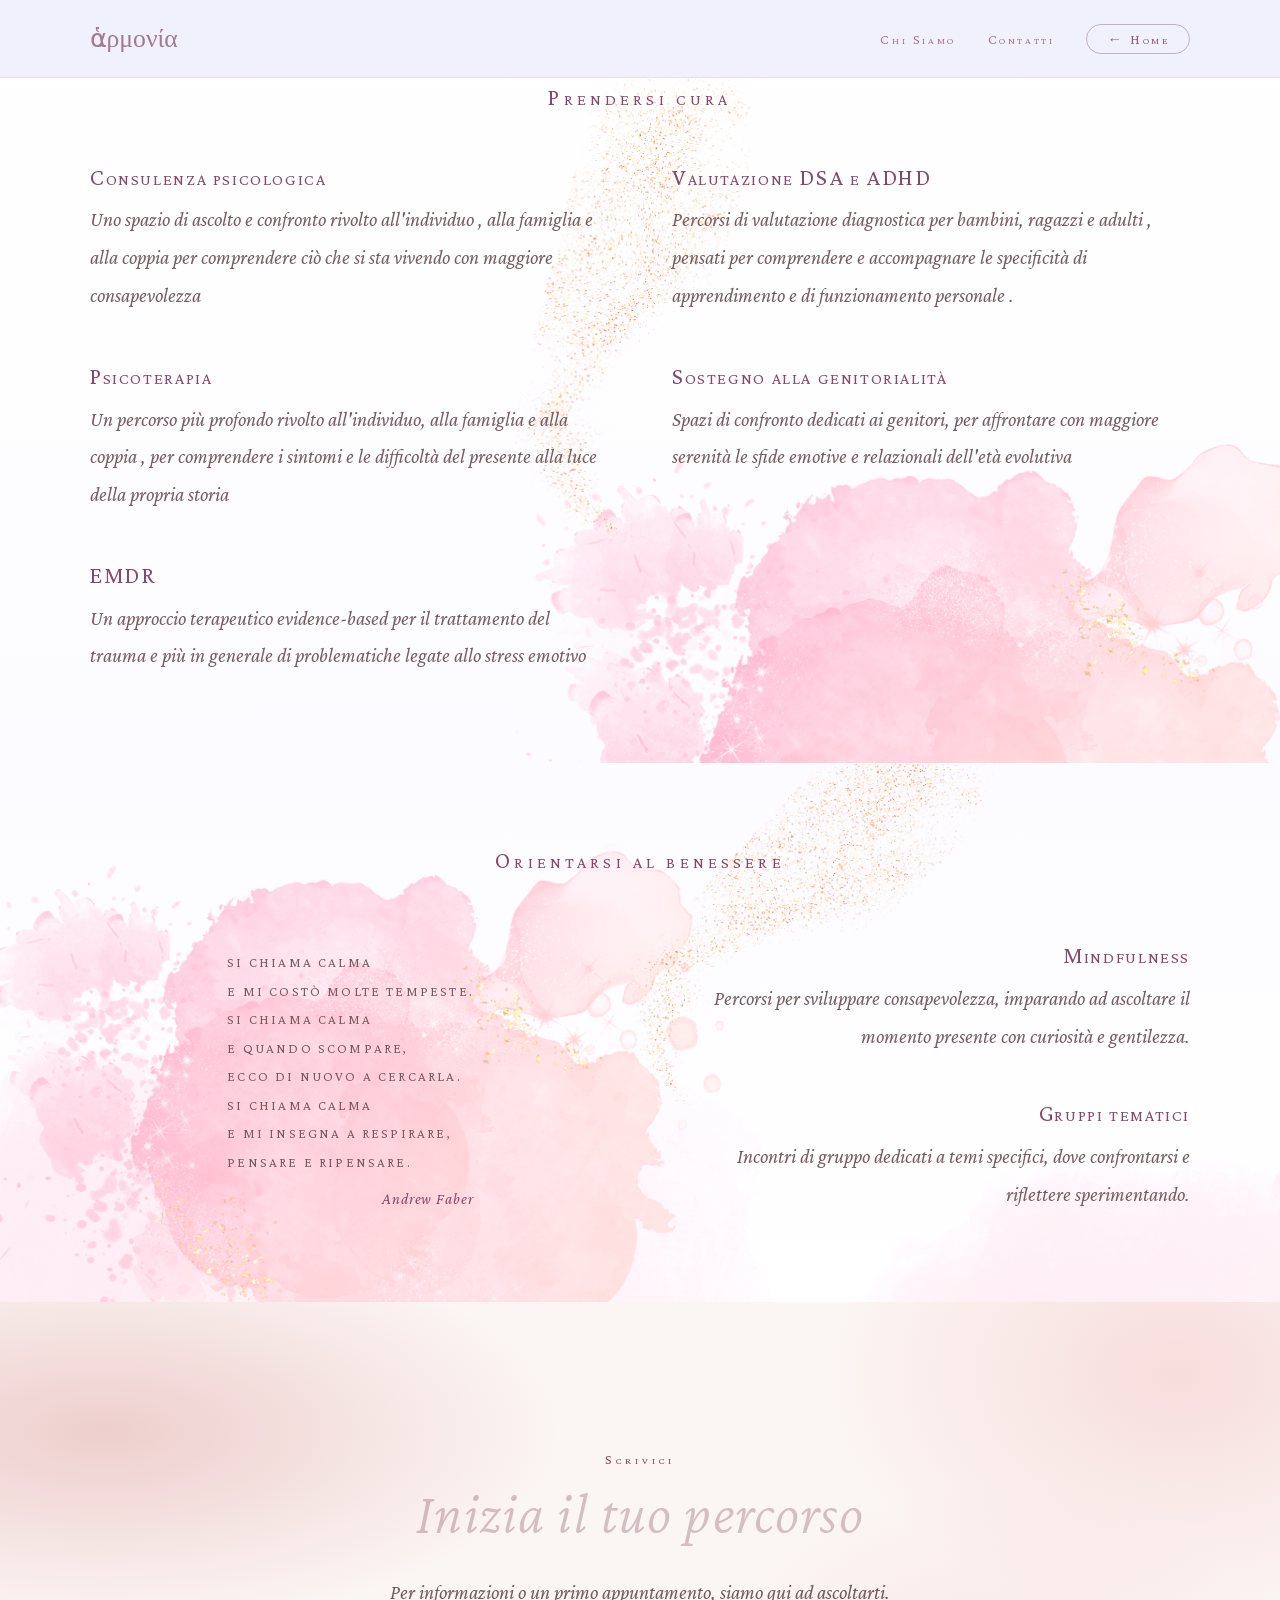
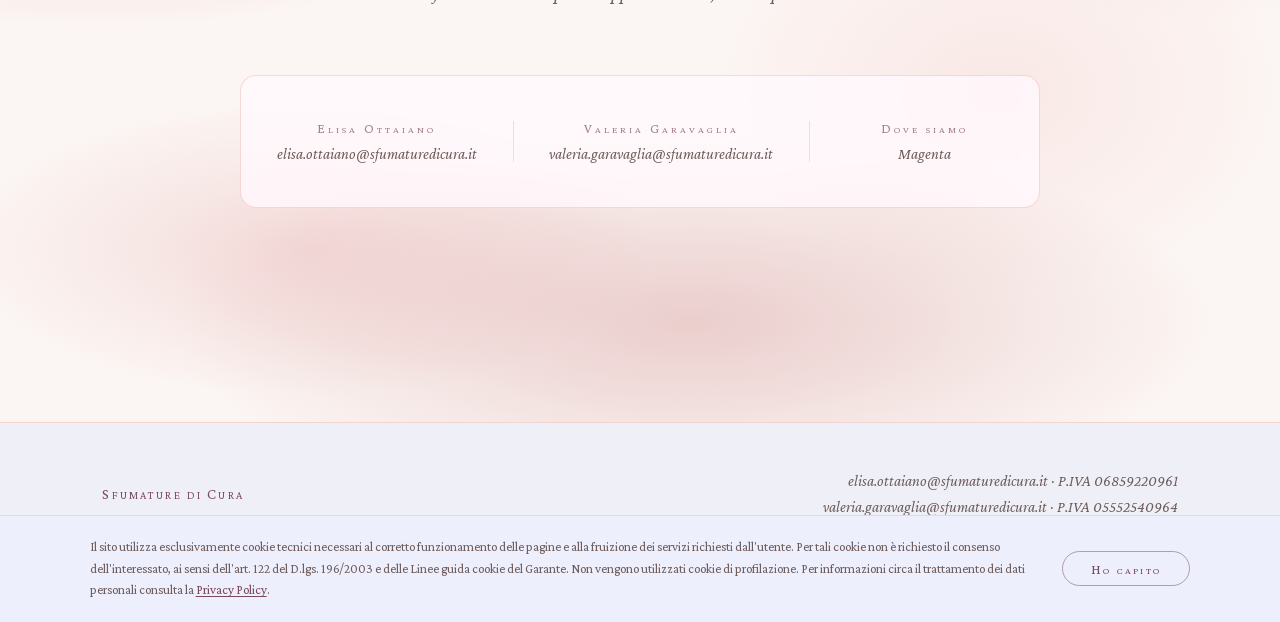
<file: servizi.html>
<!DOCTYPE html>
<html lang="it">
<head>
  <meta charset="UTF-8">
  <meta name="viewport" content="width=device-width, initial-scale=1.0">
  <title>Psicoterapia, EMDR e Mindfulness a Magenta — Sfumature di Cura</title>
  <meta name="description" content="Psicoterapia individuale, di coppia e familiare, EMDR e Mindfulness a Magenta. Percorsi personalizzati per adulti, adolescenti, coppie e famiglie. Studio Sfumature di Cura.">
  <meta name="keywords" content="psicoterapia Magenta, EMDR Magenta, mindfulness Magenta, psicologa Magenta, studio psicologia Magenta, terapia di coppia Magenta">
  <link rel="canonical" href="https://www.sfumaturedicura.it/servizi.html">

  <link rel="stylesheet" href="style.css">
  <link rel="stylesheet" href="chi-siamo.css">
</head>
<body>

  <!-- Nav -->
  <nav class="nav-cs">
    <a href="index.html" class="nav-cs-brand">ἁρμονία</a>
    <div class="nav-cs-links">
      <a href="chi-siamo.html" class="nav-cs-back">Chi Siamo</a>
      <a href="#contatti" class="nav-cs-back">Contatti</a>
      <a href="index.html" class="nav-cs-home">← Home</a>
    </div>
    <button class="nav-cs-hamburger" aria-label="Menu">
      <span></span><span></span><span></span>
    </button>
  </nav>

  <!-- ══════════════════════════════════════════
       SEZIONE 1 — PRENDERSI CURA (Servizi)
  ══════════════════════════════════════════ -->
  <section class="pagina" id="servizi">

    <h2 class="sez-titolo-centro">Prendersi cura</h2>

    <div class="griglia-servizi">

      <div class="servizio da-animare">
        <h3>Consulenza psicologica</h3>
        <p>
          Uno spazio di ascolto e confronto rivolto all'individuo ,
          alla famiglia e alla coppia per comprendere ciò
          che si sta vivendo con maggiore consapevolezza
        </p>
      </div>

      <div class="servizio da-animare">
        <h3>Valutazione DSA e ADHD</h3>
        <p>
          Percorsi di valutazione diagnostica per bambini,
          ragazzi e adulti , pensati per comprendere e accompagnare
          le specificità di apprendimento e di funzionamento personale .
        </p>
      </div>

      <div class="servizio da-animare">
        <h3>Psicoterapia</h3>
        <p>
          Un percorso più profondo rivolto all'individuo,
          alla famiglia e alla coppia , per comprendere i sintomi
          e le difficoltà del presente alla luce della propria storia
        </p>
      </div>

      <div class="servizio da-animare">
        <h3>Sostegno alla genitorialità</h3>
        <p>
          Spazi di confronto dedicati ai genitori,
          per affrontare con maggiore serenità
          le sfide emotive e relazionali dell'età evolutiva
        </p>
      </div>

      <div class="servizio col-sinistra da-animare">
        <h3>EMDR</h3>
        <p>
          Un approccio terapeutico evidence-based per
          il trattamento del trauma e più in generale
          di problematiche legate allo stress emotivo
        </p>
      </div>

    </div>

  </section>


  <!-- ══════════════════════════════════════════
       SEZIONE 2 — ORIENTARSI AL BENESSERE
  ══════════════════════════════════════════ -->
  <section class="pagina" id="benessere">

    <h2 class="sez-titolo-centro">Orientarsi al benessere</h2>

    <div class="benessere-griglia">

      <div class="benessere-poesia da-animare">
        <div class="benessere-poesia-inner">
          <p>Si chiama calma</p>
          <p>e mi costò molte tempeste.</p>
          <p>Si chiama calma</p>
          <p>e quando scompare,</p>
          <p>ecco di nuovo a cercarla.</p>
          <p>Si chiama calma</p>
          <p>e mi insegna a respirare,</p>
          <p>pensare e ripensare.</p>
          <span class="benessere-autore">Andrew Faber</span>
        </div>
      </div>

      <div class="benessere-contenuto da-animare">

        <div class="benessere-servizio">
          <h3>Mindfulness</h3>
          <p>
            Percorsi per sviluppare consapevolezza,
            imparando ad ascoltare il momento presente
            con curiosità e gentilezza.
          </p>
        </div>

        <div class="benessere-servizio">
          <h3>Gruppi tematici</h3>
          <p>
            Incontri di gruppo dedicati a temi specifici,
            dove confrontarsi e riflettere sperimentando.
          </p>
        </div>

      </div>
    </div>

  </section>


  <!-- ══════════════════════════════════════════
       SEZIONE CONTATTI
  ══════════════════════════════════════════ -->
  <section id="contatti" class="contatti-sezione">

    <span class="contatti-label da-animare">Scrivici</span>
    <h2 class="contatti-titolo da-animare">Inizia il tuo percorso</h2>
    <p class="contatti-intro da-animare">
      Per informazioni o un primo appuntamento, siamo qui ad ascoltarti.
    </p>

    <div class="contatti-card da-animare">

      <div class="contatti-voce-wrap">
        <span class="contatti-etichetta">Elisa Ottaiano</span>
        <a href="mailto:elisa.ottaiano@sfumaturedicura.it" class="contatti-valore">elisa.ottaiano@sfumaturedicura.it</a>
      </div>

      <div class="contatti-separatore"></div>

      <div class="contatti-voce-wrap">
        <span class="contatti-etichetta">Valeria Garavaglia</span>
        <a href="mailto:valeria.garavaglia@sfumaturedicura.it · P.IVA 05552540964" class="contatti-valore">valeria.garavaglia@sfumaturedicura.it</a>
      </div>

      <div class="contatti-separatore"></div>

      <div class="contatti-voce-wrap">
        <span class="contatti-etichetta">Dove siamo</span>
        <span class="contatti-valore">Magenta</span>
      </div>

    </div>

  </section>

  <footer>
    <div class="footer-brand">Sfumature di Cura</div>
    <div class="footer-info">
      elisa.ottaiano@sfumaturedicura.it · P.IVA 06859220961<br>
      valeria.garavaglia@sfumaturedicura.it · P.IVA 05552540964
    </div>
    <div class="footer-privacy"><a href="privacy-policy.html">Privacy Policy</a></div>
  </footer>

  <script src="animazioni.js"></script>
</body>
</html>
</file>
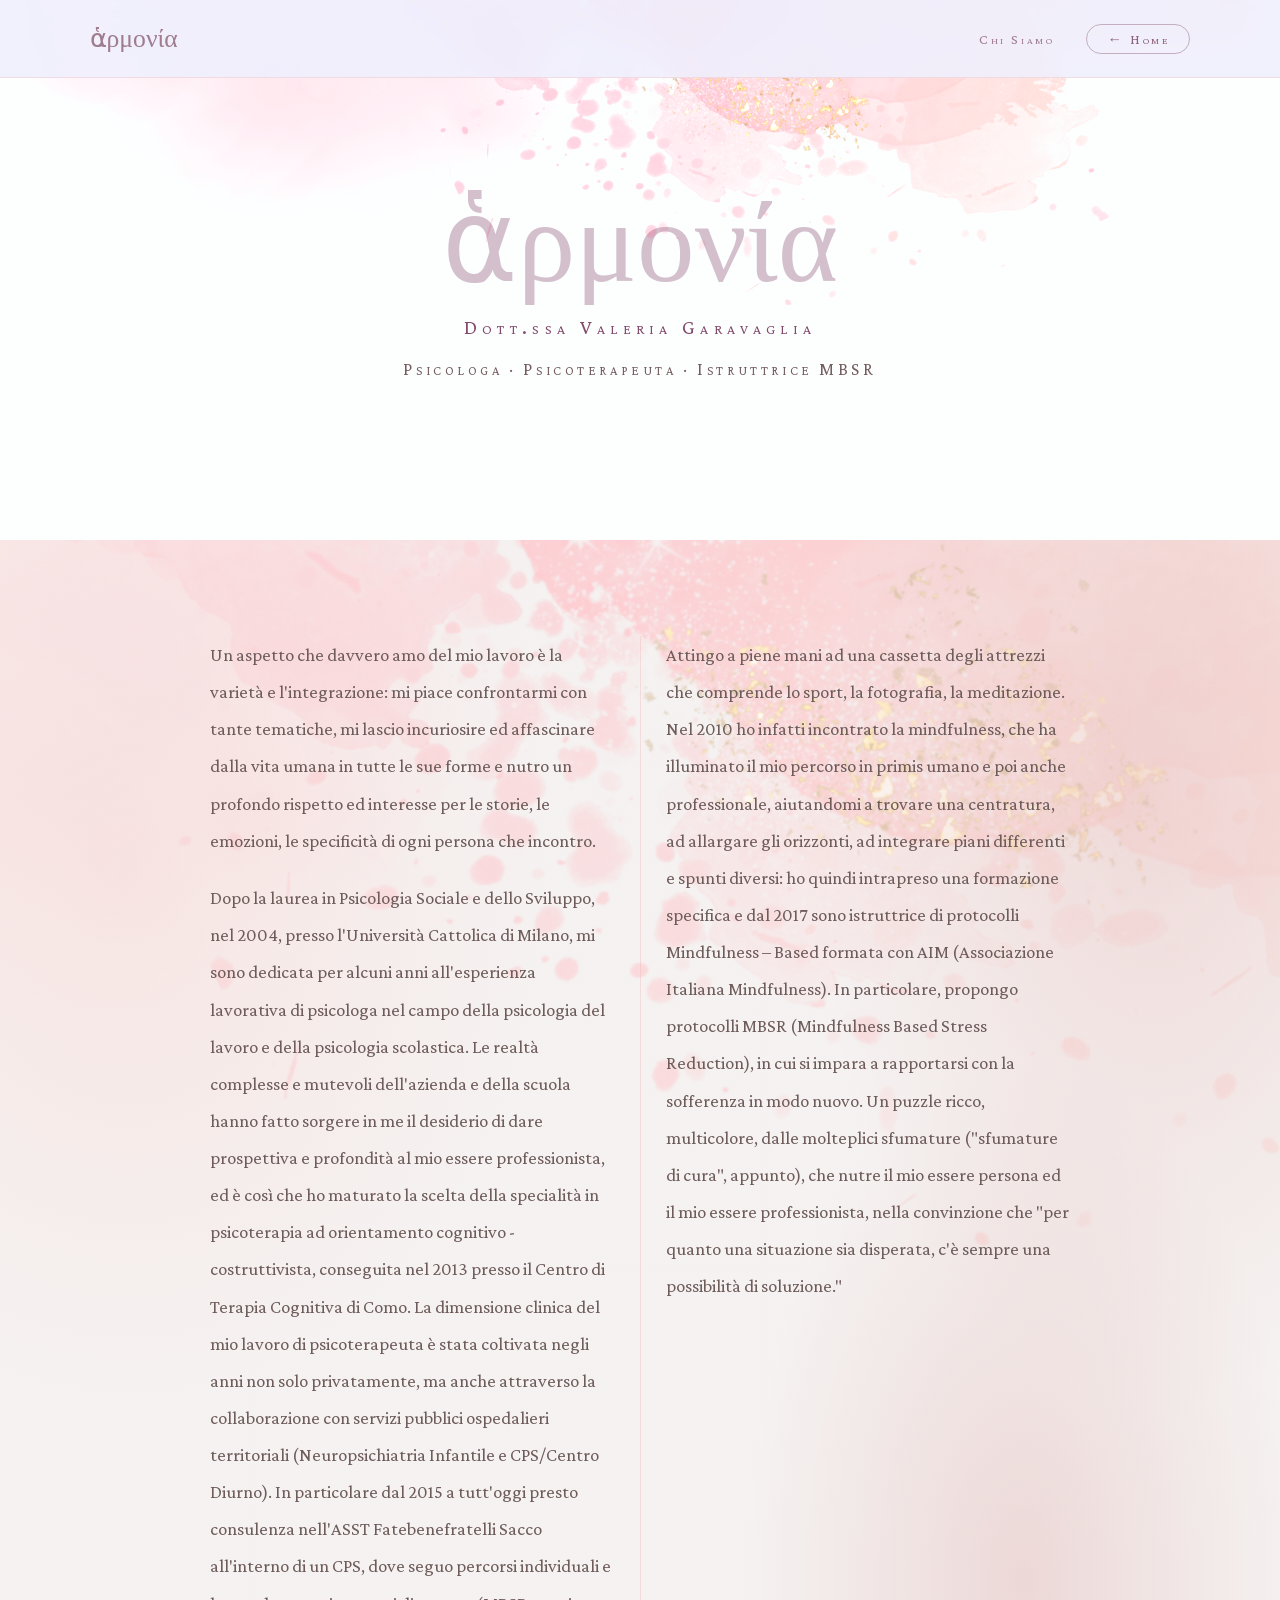
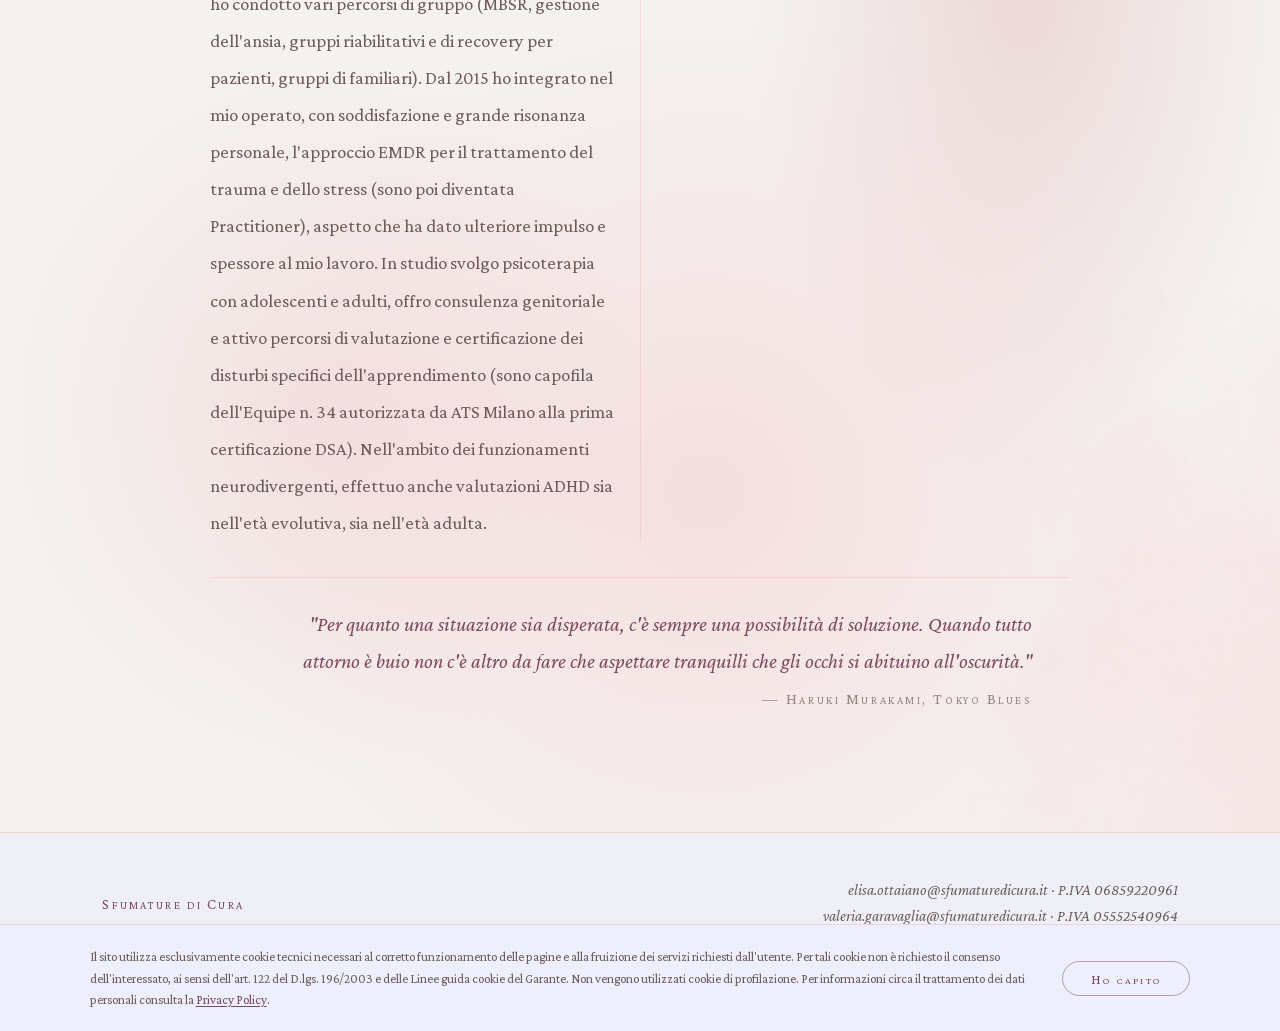
<file: valeria-garavaglia.html>
<!DOCTYPE html>
<html lang="it">
<head>
  <meta charset="UTF-8">
  <meta name="viewport" content="width=device-width, initial-scale=1.0">
  <title>Dott.ssa Valeria Garavaglia — Psicologa e Istruttrice Mindfulness a Magenta</title>
  <meta name="description" content="Dott.ssa Valeria Garavaglia, psicologa e psicoterapeuta a Magenta. Psicoterapia cognitivo-costruttivista, EMDR, valutazione DSA e ADHD, istruttrice Mindfulness MBSR.">
  <meta name="keywords" content="Valeria Garavaglia, psicologa Magenta, mindfulness Magenta, MBSR Magenta, DSA Magenta, ADHD Magenta, psicoterapeuta Magenta">
  <link rel="canonical" href="https://www.sfumaturedicura.it/valeria-garavaglia.html">

  <link rel="stylesheet" href="style.css">
  <link rel="stylesheet" href="chi-siamo.css">
</head>
<body style="background-color:#EDE7E1;">

  <!-- Nav -->
  <nav class="nav-cs">
    <a href="index.html" class="nav-cs-brand">ἁρμονία</a>
    <div class="nav-cs-links">
      <a href="chi-siamo.html" class="nav-cs-back">Chi Siamo</a>
      <a href="index.html" class="nav-cs-home">← Home</a>
    </div>
    <button class="nav-cs-hamburger" aria-label="Menu">
      <span></span><span></span><span></span>
    </button>
  </nav>

  <!-- ════════════════════════════════
       HERO
  ════════════════════════════════ -->
  <section class="cs-hero cs-hero-profilo">
    <span class="cs-hero-greco">ἁρμονία</span>
    <h1 class="cs-hero-titolo">Dott.ssa Valeria Garavaglia</h1>
    <p class="cs-hero-desc cs-hero-qualifica-sub">Psicologa · Psicoterapeuta · Istruttrice MBSR</p>
  </section>

  <!-- ════════════════════════════════
       BIO
  ════════════════════════════════ -->
  <section class="cs-professioniste">
    <div class="cs-bio-wrap da-animare">

      <div class="cs-bio-corpo">
        <p class="cs-bio-p">
          Un aspetto che davvero amo del mio lavoro è la varietà e l'integrazione: mi piace confrontarmi con
          tante tematiche, mi lascio incuriosire ed affascinare dalla vita umana in tutte le sue forme e nutro un
          profondo rispetto ed interesse per le storie, le emozioni, le specificità di ogni persona che incontro.
        </p>
        <p class="cs-bio-p">
          Dopo la laurea in Psicologia Sociale e dello Sviluppo, nel 2004, presso l'Università Cattolica di Milano,
          mi sono dedicata per alcuni anni all'esperienza lavorativa di psicologa nel campo della psicologia del
          lavoro e della psicologia scolastica. Le realtà complesse e mutevoli dell'azienda e della scuola hanno
          fatto sorgere in me il desiderio di dare prospettiva e profondità al mio essere professionista, ed è
          così che ho maturato la scelta della specialità in psicoterapia ad orientamento cognitivo -
          costruttivista, conseguita nel 2013 presso il Centro di Terapia Cognitiva di Como. La dimensione
          clinica del mio lavoro di psicoterapeuta è stata coltivata negli anni non solo privatamente, ma anche
          attraverso la collaborazione con servizi pubblici ospedalieri territoriali (Neuropsichiatria Infantile e
          CPS/Centro Diurno). In particolare dal 2015 a tutt'oggi presto consulenza nell'ASST Fatebenefratelli
          Sacco all'interno di un CPS, dove seguo percorsi individuali e ho condotto vari percorsi di gruppo
          (MBSR, gestione dell'ansia, gruppi riabilitativi e di recovery per pazienti, gruppi di familiari). Dal 2015
          ho integrato nel mio operato, con soddisfazione e grande risonanza personale, l'approccio EMDR per
          il trattamento del trauma e dello stress (sono poi diventata Practitioner), aspetto che ha dato
          ulteriore impulso e spessore al mio lavoro. In studio svolgo psicoterapia con adolescenti e adulti,
          offro consulenza genitoriale e attivo percorsi di valutazione e certificazione dei disturbi specifici
          dell'apprendimento (sono capofila dell'Equipe n. 34 autorizzata da ATS Milano alla prima
          certificazione DSA). Nell'ambito dei funzionamenti neurodivergenti, effettuo anche valutazioni ADHD
          sia nell'età evolutiva, sia nell'età adulta.
        </p>
        <p class="cs-bio-p">
          Attingo a piene mani ad una cassetta degli attrezzi che comprende lo sport, la fotografia, la
          meditazione. Nel 2010 ho infatti incontrato la mindfulness, che ha illuminato il mio percorso in primis
          umano e poi anche professionale, aiutandomi a trovare una centratura, ad allargare gli orizzonti, ad
          integrare piani differenti e spunti diversi: ho quindi intrapreso una formazione specifica e dal 2017
          sono istruttrice di protocolli Mindfulness – Based formata con AIM (Associazione Italiana Mindfulness).
          In particolare, propongo protocolli MBSR (Mindfulness Based Stress Reduction), in cui si impara a
          rapportarsi con la sofferenza in modo nuovo. Un puzzle ricco, multicolore, dalle molteplici sfumature
          ("sfumature di cura", appunto), che nutre il mio essere persona ed il mio essere professionista, nella
          convinzione che "per quanto una situazione sia disperata, c'è sempre una possibilità di soluzione."
        </p>
      </div>

      <div class="cs-bio-citazione">
        <p>
          "Per quanto una situazione sia disperata, c'è sempre una possibilità
          di soluzione. Quando tutto attorno è buio non c'è altro da fare che
          aspettare tranquilli che gli occhi si abituino all'oscurità."
        </p>
        <cite>— Haruki Murakami, Tokyo Blues</cite>
      </div>
    </div>
  </section>

  <!-- Footer -->
  <footer id="contatti">
    <div class="footer-brand">Sfumature di Cura</div>
    <div class="footer-info">
      elisa.ottaiano@sfumaturedicura.it · P.IVA 06859220961<br>
      valeria.garavaglia@sfumaturedicura.it · P.IVA 05552540964
    </div>
    <div class="footer-privacy"><a href="privacy-policy.html">Privacy Policy</a></div>
  </footer>

  <script src="animazioni.js"></script>
</body>
</html>
</file>
<file: style.css>
/* ── Font locali — nessuna richiesta a Google ── */
@font-face {
  font-family: 'Crimson Pro';
  font-style: normal;
  font-weight: 300 600;
  font-display: swap;
  src: url('fonts/crimson-pro-normal-latin-ext.woff2') format('woff2');
  unicode-range: U+0100-02BA, U+02BD-02C5, U+02C7-02CC, U+02CE-02D7, U+02DD-02FF,
                 U+0304, U+0308, U+0329, U+1D00-1DBF, U+1E00-1E9F, U+1EF2-1EFF,
                 U+2020, U+20A0-20AB, U+20AD-20C0, U+2113, U+2C60-2C7F, U+A720-A7FF;
}
@font-face {
  font-family: 'Crimson Pro';
  font-style: normal;
  font-weight: 300 600;
  font-display: swap;
  src: url('fonts/crimson-pro-normal-latin.woff2') format('woff2');
  unicode-range: U+0000-00FF, U+0131, U+0152-0153, U+02BB-02BC, U+02C6, U+02DA,
                 U+02DC, U+0304, U+0308, U+0329, U+2000-206F, U+20AC, U+2122,
                 U+2191, U+2193, U+2212, U+2215, U+FEFF, U+FFFD;
}
@font-face {
  font-family: 'Crimson Pro';
  font-style: italic;
  font-weight: 300 600;
  font-display: swap;
  src: url('fonts/crimson-pro-italic-latin-ext.woff2') format('woff2');
  unicode-range: U+0100-02BA, U+02BD-02C5, U+02C7-02CC, U+02CE-02D7, U+02DD-02FF,
                 U+0304, U+0308, U+0329, U+1D00-1DBF, U+1E00-1E9F, U+1EF2-1EFF,
                 U+2020, U+20A0-20AB, U+20AD-20C0, U+2113, U+2C60-2C7F, U+A720-A7FF;
}
@font-face {
  font-family: 'Crimson Pro';
  font-style: italic;
  font-weight: 300 600;
  font-display: swap;
  src: url('fonts/crimson-pro-italic-latin.woff2') format('woff2');
  unicode-range: U+0000-00FF, U+0131, U+0152-0153, U+02BB-02BC, U+02C6, U+02DA,
                 U+02DC, U+0304, U+0308, U+0329, U+2000-206F, U+20AC, U+2122,
                 U+2191, U+2193, U+2212, U+2215, U+FEFF, U+FFFD;
}

/* ══════════════════════════════════════════════
   RESET & BASE
══════════════════════════════════════════════ */
*, *::before, *::after { box-sizing: border-box; margin: 0; padding: 0; }

:root {
  --font:                  'Crimson Pro', serif;

  --grigio-fondo:          #EEEDF4;
  --rosa-principale:       #E8B5AC;
  --rosa-chiaro:           #EED2C8;
  --colore-testo:          #6B5C58;
  --colore-titoli-sec:     #7A4A58;
  --overlay-freddo:        rgba(238, 236, 250, 0.72);

  /* Scala tipografica unica */
  --sz-xs:   clamp(0.85rem, 1vw,    1.1rem);   /* tag, label */
  --sz-sm:   clamp(0.95rem, 1.2vw,  1.3rem);   /* bottoni, secondario */
  --sz-base: clamp(1.1rem,  1.55vw, 1.55rem);  /* corpo testo, servizi */
  --sz-md:   clamp(1.25rem, 1.8vw,  1.9rem);   /* titoli servizi, destra-titolo */
  --sz-lg:   clamp(1.55rem, 2.3vw,  2.6rem);   /* descrizione hero */
  --sz-xl:   clamp(3rem,    6.5vw,  8.5rem);   /* ἁρμονία */
}

html { scroll-behavior: smooth; }

body {
  font-family: var(--font);
  color: var(--colore-testo);
  background-color: var(--grigio-fondo);
  overflow-x: hidden;
  filter: saturate(106%) brightness(101%) hue-rotate(-10deg);
}

/* ══════════════════════════════════════════════
   ANIMAZIONI
══════════════════════════════════════════════ */
@keyframes fadeInDown {
  from { opacity: 0; transform: translateY(-16px); }
  to   { opacity: 1; transform: translateY(0); }
}
@keyframes fadeInUp {
  from { opacity: 0; transform: translateY(22px); }
  to   { opacity: 1; transform: translateY(0); }
}
@keyframes fadeIn {
  from { opacity: 0; }
  to   { opacity: 1; }
}

.hero-greco        { animation: fadeInDown 1.2s cubic-bezier(0.22,1,0.36,1) both; animation-delay: 0.1s; }
.hero-trascrizione { animation: fadeInDown 1.1s cubic-bezier(0.22,1,0.36,1) both; animation-delay: 0.3s; }
.hero-sottotitolo-sc { animation: fadeInDown 1.1s cubic-bezier(0.22,1,0.36,1) both; animation-delay: 0.46s; }
.hero-descrizione  { animation: fadeInUp   1.2s cubic-bezier(0.22,1,0.36,1) both; animation-delay: 0.62s; }
.hero-nav          { animation: fadeInUp   1.1s cubic-bezier(0.22,1,0.36,1) both; animation-delay: 0.82s; }
.hero-destra       { animation: fadeIn     1.3s ease both;                         animation-delay: 0.88s; }

.da-animare {
  opacity: 0;
  transform: translateY(28px);
  transition: opacity 0.85s cubic-bezier(0.22,1,0.36,1),
              transform 0.85s cubic-bezier(0.22,1,0.36,1);
}
.da-animare.visibile { opacity: 1; transform: translateY(0); }

/* ══════════════════════════════════════════════
   SEZIONE BASE
══════════════════════════════════════════════ */
.pagina {
  width: 100%;
  min-height: 100vh;
  background-color: var(--grigio-fondo);
  background-size: cover;
  background-position: center;
  background-repeat: no-repeat;
  overflow: hidden;
}

/* ══════════════════════════════════════════════
   HERO
══════════════════════════════════════════════ */
#hero {
  background-image: url('img/sfondo-hero.png');
  display: flex;
  flex-direction: column;
  padding: 5vh 8% 7vh;
  min-height: 100vh;
  min-height: 100svh;
  filter: saturate(1.12) contrast(1.04) brightness(1.04) hue-rotate(-10deg);
}

/* ── Blocco titolo centrale ── */
.hero-centro {
  text-align: center;
  padding-bottom: 1vh;
}

.hero-greco {
  font-size: var(--sz-xl);
  font-weight: 300;
  color: rgba(122, 74, 88, 0.32);
  letter-spacing: 0.02em;
  line-height: 1;
  display: block;
}

.hero-trascrizione {
  font-size: var(--sz-sm);
  font-weight: 400;
  font-variant: small-caps;
  color: var(--colore-titoli-sec);
  letter-spacing: 0.32em;
  margin-top: 10px;
  display: block;
}

.hero-sottotitolo-sc {
  font-size: var(--sz-base);
  font-weight: 400;
  font-variant: small-caps;
  color: var(--colore-titoli-sec);
  letter-spacing: 0.24em;
  margin-top: 6px;
  display: block;
}

/* ── Corpo: descrizione in alto, riga inferiore in basso ── */
.hero-corpo {
  flex: 1;
  display: flex;
  flex-direction: column;
  justify-content: space-between;
  padding-top: clamp(24px, 5vh, 64px);
  padding-bottom: clamp(32px, 8vh, 80px);
}

.hero-descrizione {
  font-style: italic;
  font-weight: 400;
  font-size: var(--sz-lg);
  color: var(--colore-testo);
  line-height: 1.68;
  max-width: 48%;   /* resta nella metà sinistra, allineata al bordo */
}

/* ── Riga inferiore ── */
.hero-bottom {
  display: grid;
  grid-template-columns: 1fr 1fr;
  align-items: end;
  gap: clamp(22px, 3vw, 48px);
  /* nessun padding extra: usa già i margini di #hero */
}

/* Bottoni pill */
.hero-nav {
  list-style: none;
  display: flex;
  flex-direction: column;
  align-items: flex-start;
  gap: clamp(7px, 0.9vw, 14px);
}

.hero-nav li a {
  display: inline-block;
  font-size: var(--sz-sm);
  font-weight: 400;
  font-variant: small-caps;
  letter-spacing: 0.14em;
  color: var(--colore-titoli-sec);
  text-decoration: none;
  background: linear-gradient(160deg,
    rgba(255, 248, 244, 0.4) 0%,
    rgba(232, 181, 172, 0.24) 100%
  );
  border: 2.5px solid rgba(176, 80, 96, 0.62);
  border-radius: 50px;
  padding: 9px 36px 8px;
  backdrop-filter: blur(3px);
  -webkit-backdrop-filter: blur(3px);
  transition: background 0.3s, border-color 0.3s;
}

.hero-nav li a:hover {
  background: linear-gradient(160deg,
    rgba(232, 181, 172, 0.48) 0%,
    rgba(238, 210, 200, 0.38) 100%
  );
  border-color: rgba(176, 80, 96, 0.9);
}

/* Testo destra */
.hero-destra {
  display: flex;
  flex-direction: column;
  align-items: flex-start;
  gap: clamp(6px, 0.7vw, 12px);
}

.hero-destra-titolo {
  font-size: var(--sz-md);
  font-weight: 400;
  font-variant: small-caps;
  color: var(--colore-titoli-sec);
  letter-spacing: 0.06em;
  line-height: 1.3;
}

.hero-destra-riga {
  font-size: var(--sz-xs);
  font-weight: 400;
  color: var(--colore-titoli-sec);
  letter-spacing: 0.12em;
  text-transform: uppercase;
  line-height: 1.65;
}

/* ══════════════════════════════════════════════
   SEZIONE 2 — PRENDERSI CURA
══════════════════════════════════════════════ */
#servizi {
  background-image:
    linear-gradient(180deg, rgba(248,244,252,0.14) 0%, rgba(232,214,238,0.12) 100%),
    url('img/sfondo-servizi.png');
  background-size: cover;
  background-position: center;
  filter: saturate(1.12) contrast(1.04) brightness(1.04) hue-rotate(-10deg);
  padding: clamp(52px, 6.5vw, 96px) 8% clamp(56px, 7vw, 104px);
  display: flex;
  flex-direction: column;
  align-items: center;
}

#servizi .sez-titolo-centro,
#benessere .sez-titolo-centro {
  color: var(--colore-titoli-sec);
}

.sez-titolo-centro {
  font-size: var(--sz-md);
  font-weight: 400;
  font-variant: small-caps;
  color: var(--colore-testo);
  letter-spacing: 0.18em;
  text-align: center;
  margin-bottom: clamp(36px, 4.5vw, 72px);
}

.griglia-servizi {
  display: grid;
  grid-template-columns: 1fr 1fr;
  column-gap: clamp(44px, 6vw, 96px);
  row-gap: clamp(32px, 3.8vw, 60px);
  width: 100%;
  max-width: 1100px;
}

.servizio h3 {
  font-size: var(--sz-md);
  font-weight: 400;          /* small-caps dà già peso visivo sufficiente */
  font-variant: small-caps;
  color: var(--colore-titoli-sec);
  letter-spacing: 0.07em;
  margin-bottom: clamp(8px, 0.9vw, 14px);
}

.servizio p {
  font-style: italic;
  font-weight: 400;
  font-size: var(--sz-base);
  color: var(--colore-testo);
  line-height: 1.9;
}

.servizio.col-sinistra { grid-column: 1; }

/* ══════════════════════════════════════════════
   SEZIONE 3 — ORIENTARSI AL BENESSERE
══════════════════════════════════════════════ */
#benessere {
  background-image:
    linear-gradient(180deg, rgba(232,214,238,0.12) 0%, rgba(248,244,252,0.14) 100%),
    url('img/sfondo-benessere.png');
  background-size: cover;
  background-position: center;
  filter: saturate(1.12) contrast(1.04) brightness(1.04) hue-rotate(-10deg);
  padding: clamp(52px, 6.5vw, 96px) 8% clamp(56px, 7vw, 104px);
  display: flex;
  flex-direction: column;
  align-items: center;
}

.benessere-griglia {
  display: grid;
  grid-template-columns: 1fr 1fr;
  gap: clamp(36px, 4.5vw, 68px);
  width: 100%;
  max-width: 1100px;
  margin-top: clamp(10px, 1.2vw, 18px);
}

.benessere-poesia {
  display: flex;
  flex-direction: column;
  justify-content: center;
  align-items: center;
}

.benessere-poesia-inner {
  display: inline-flex;
  flex-direction: column;
  align-items: flex-start;
}

.benessere-poesia p {
  font-size: var(--sz-xs);
  font-weight: 400;
  color: var(--colore-testo);
  letter-spacing: 0.16em;
  line-height: 2.1;
  text-transform: uppercase;
  white-space: nowrap;
}

.benessere-autore {
  font-style: italic;
  font-size: var(--sz-sm);
  color: var(--colore-titoli-sec);
  letter-spacing: 0.06em;
  margin-top: clamp(8px, 1vw, 18px);
  align-self: flex-end;
}

.benessere-contenuto {
  display: flex;
  flex-direction: column;
  gap: clamp(28px, 3.5vw, 52px);
  justify-content: center;
}

.benessere-servizio h3 {
  font-size: var(--sz-md);
  font-weight: 400;
  font-variant: small-caps;
  color: var(--colore-titoli-sec);
  letter-spacing: 0.07em;
  margin-bottom: 12px;
  text-align: right;
}

.benessere-servizio p {
  font-style: italic;
  font-weight: 400;
  font-size: var(--sz-base);
  color: var(--colore-testo);
  line-height: 1.9;
  text-align: right;
}

/* ══════════════════════════════════════════════
   SEZIONE CONTATTI
══════════════════════════════════════════════ */
.contatti-sezione {
  background:
    radial-gradient(ellipse 55% 42% at 8%  18%, rgba(210,155,145,0.42) 0%, transparent 65%),
    radial-gradient(ellipse 44% 56% at 92% 10%, rgba(232,181,172,0.36) 0%, transparent 62%),
    radial-gradient(ellipse 60% 38% at 54% 86%, rgba(200,148,138,0.40) 0%, transparent 68%),
    radial-gradient(ellipse 38% 50% at 78% 54%, rgba(238,200,190,0.30) 0%, transparent 58%),
    radial-gradient(ellipse 42% 32% at 24% 76%, rgba(220,168,158,0.35) 0%, transparent 64%),
    #F8F3F0;
  padding: clamp(80px, 8vw, 120px) 8%;
  display: flex;
  flex-direction: column;
  align-items: center;
  text-align: center;
  min-height: 80vh;
  justify-content: center;
}

.contatti-label {
  font-variant: small-caps;
  font-weight: 400;
  font-size: var(--sz-xs);
  color: var(--colore-titoli-sec);
  letter-spacing: 0.28em;
  opacity: 0.75;
  margin-bottom: clamp(10px, 1.2vw, 16px);
}

.contatti-titolo {
  font-style: italic;
  font-weight: 300;
  font-size: clamp(2.2rem, 4.5vw, 5.2rem);
  color: rgba(122, 74, 88, 0.32);
  letter-spacing: 0.02em;
  line-height: 1.1;
  margin-bottom: clamp(18px, 2.2vw, 32px);
}

.contatti-intro {
  font-style: italic;
  font-weight: 400;
  font-size: var(--sz-base);
  color: var(--colore-testo);
  line-height: 1.9;
  max-width: 560px;
  margin-bottom: clamp(40px, 5vw, 72px);
}

.contatti-card {
  display: flex;
  align-items: stretch;
  border: 1.5px solid rgba(232, 181, 172, 0.50);
  border-radius: 16px;
  background: rgba(255, 248, 252, 0.72);
  backdrop-filter: blur(8px);
  -webkit-backdrop-filter: blur(8px);
  padding: clamp(28px, 3.5vw, 48px) 0;
  max-width: 800px;
  width: 100%;
  margin-bottom: clamp(40px, 5vw, 64px);
  justify-content: center;
}

.contatti-voce-wrap {
  flex: 1;
  display: flex;
  flex-direction: column;
  align-items: center;
  gap: clamp(6px, 0.7vw, 10px);
  padding: 0 clamp(20px, 2.8vw, 40px);
}

.contatti-separatore {
  width: 1px;
  background: rgba(232, 181, 172, 0.45);
  align-self: stretch;
  flex-shrink: 0;
}

.contatti-etichetta {
  font-variant: small-caps;
  font-weight: 400;
  font-size: var(--sz-xs);
  color: var(--colore-titoli-sec);
  letter-spacing: 0.22em;
  opacity: 0.70;
}

.contatti-valore {
  font-style: italic;
  font-weight: 400;
  font-size: var(--sz-sm);
  color: var(--colore-testo);
  text-decoration: none;
  transition: color 0.25s;
}
a.contatti-valore:hover { color: var(--colore-titoli-sec); }

.contatti-chiusura {
  font-variant: small-caps;
  font-weight: 400;
  font-size: var(--sz-xs);
  color: var(--colore-titoli-sec);
  letter-spacing: 0.20em;
  opacity: 0.50;
}

@media (max-width: 768px) {
  .contatti-sezione { min-height: auto; padding: clamp(56px, 8vw, 80px) 7%; }
  .contatti-card {
    flex-direction: column;
    align-items: center;
    padding: clamp(24px, 4vw, 36px) clamp(20px, 5vw, 36px);
    gap: clamp(22px, 4vw, 30px);
  }
  .contatti-separatore { width: 48px; height: 1px; align-self: center; }
  .contatti-voce-wrap { padding: 0; }
  .contatti-intro br { display: none; }
}

@media (min-width: 769px) and (max-width: 900px) {
  .contatti-sezione { min-height: auto; }
  .contatti-card { flex-direction: column; align-items: center; padding: clamp(24px, 4vw, 36px) clamp(24px, 5vw, 40px); gap: clamp(20px, 3.5vw, 28px); }
  .contatti-separatore { width: 48px; height: 1px; align-self: center; }
  .contatti-voce-wrap { padding: 0; }
}

/* ══════════════════════════════════════════════
   BANNER COOKIE
══════════════════════════════════════════════ */
#cookie-banner {
  position: fixed;
  bottom: 0;
  left: 0;
  width: 100%;
  z-index: 9999;
  display: flex;
  align-items: center;
  justify-content: space-between;
  gap: clamp(14px, 1.8vw, 28px);
  padding: clamp(14px, 1.6vw, 24px) 7%;
  background: rgba(238, 236, 250, 0.96);
  backdrop-filter: blur(12px);
  -webkit-backdrop-filter: blur(12px);
  border-top: 1px solid rgba(232, 181, 172, 0.45);
  transition: opacity 0.4s ease, transform 0.4s ease;
}

#cookie-banner.cookie-nascosto {
  opacity: 0;
  transform: translateY(12px);
}

.cookie-testo {
  font-family: var(--font);
  font-size: clamp(0.82rem, 1vw, 0.95rem);
  color: var(--colore-testo);
  line-height: 1.65;
  flex: 1;
}

.cookie-link {
  color: var(--colore-titoli-sec);
  text-decoration: underline;
  text-underline-offset: 2px;
}

.cookie-btn {
  font-family: var(--font);
  font-size: 0.9rem;
  font-weight: 400;
  font-variant: small-caps;
  letter-spacing: 0.16em;
  color: var(--colore-titoli-sec);
  background: transparent;
  border: 1.5px solid rgba(122, 74, 88, 0.5);
  border-radius: 50px;
  padding: 9px 28px 8px;
  cursor: pointer;
  white-space: nowrap;
  transition: border-color 0.25s, background 0.25s;
}
.cookie-btn:hover {
  background: rgba(232, 181, 172, 0.2);
  border-color: rgba(122, 74, 88, 0.8);
}

@media (max-width: 600px) {
  #cookie-banner { flex-direction: column; align-items: flex-start; gap: 14px; padding: 20px 7% 24px; }
}

/* ══════════════════════════════════════════════
   FOOTER
══════════════════════════════════════════════ */
footer {
  padding: clamp(28px, 3.5vw, 52px) 8%;
  background-color: var(--grigio-fondo);
  border-top: 1px solid var(--rosa-chiaro);
  display: flex;
  justify-content: space-between;
  align-items: center;
  flex-wrap: wrap;
  gap: clamp(12px, 1.4vw, 22px);
}

.footer-greco {
  font-variant: normal;
  font-style: normal;
}

.footer-brand {
  font-size: var(--sz-sm);
  font-weight: 400;
  font-variant: small-caps;
  color: var(--colore-titoli-sec);
  letter-spacing: 0.14em;
}

.footer-info {
  font-style: italic;
  font-size: var(--sz-sm);
  color: var(--colore-testo);
  text-align: right;
  line-height: 1.7;
}

.footer-privacy {
  width: 100%;
  text-align: center;
  margin-top: clamp(16px, 2vw, 24px);
  font-size: var(--sz-xs);
  opacity: 0.55;
}
.footer-privacy a {
  color: var(--colore-titoli-sec);
  text-decoration: none;
  font-variant: small-caps;
  letter-spacing: 0.14em;
  transition: opacity 0.25s;
}
.footer-privacy a:hover { opacity: 1; text-decoration: underline; }

/* ══════════════════════════════════════════════
   RESPONSIVE
══════════════════════════════════════════════ */
/* ── iPad portrait (769px – 900px) — colonna singola come mobile ── */
@media (min-width: 769px) and (max-width: 900px) {
  #hero { padding: 4vh 6% 5vh; min-height: 100svh; background-position: center top; }
  .hero-corpo { justify-content: flex-start; gap: clamp(28px, 4vh, 44px); padding-top: 2vh; padding-bottom: 0; }
  .hero-descrizione { max-width: 100%; }
  .hero-bottom { grid-template-columns: 1fr; gap: clamp(22px, 3vh, 36px); }
  .hero-destra { align-items: flex-start; }
  .hero-nav { gap: clamp(8px, 1.2vw, 14px); }
  .hero-nav li a { font-size: 1rem; padding: 10px 26px 9px; }
  .hero-destra-titolo { font-size: 1.25rem; }
  .hero-destra-riga { font-size: 0.85rem; }

  #servizi { min-height: auto; padding: clamp(52px, 7vw, 72px) 7% clamp(56px, 7.5vw, 80px); background-position: center; }
  #benessere { min-height: auto; padding: clamp(52px, 7vw, 72px) 7% clamp(56px, 7.5vw, 80px); background-position: center; }
  .griglia-servizi { grid-template-columns: 1fr; column-gap: 0; row-gap: clamp(32px, 4vw, 44px); }
  .servizio.col-sinistra { grid-column: 1; }
  .benessere-griglia { grid-template-columns: 1fr; }
  .benessere-poesia p { white-space: normal; }
  .benessere-servizio h3, .benessere-servizio p { text-align: left; }
  .sez-titolo-centro { margin-bottom: clamp(32px, 4vw, 48px); }
}

/* ── iPad landscape + iPad Pro portrait (901px – 1024px) ── */
@media (min-width: 901px) and (max-width: 1024px) {
  #hero { padding: 5vh 6% 5vh; min-height: 100svh; background-position: center top; }
  .hero-corpo { justify-content: flex-start; gap: clamp(36px, 5vh, 56px); padding-top: 3vh; padding-bottom: 0; }
  .hero-descrizione { max-width: 65%; }
  .hero-bottom { gap: clamp(20px, 2.5vw, 32px); align-items: start; }
  .hero-nav { gap: clamp(8px, 1.2vw, 14px); }
  .hero-nav li a { font-size: 0.97rem; padding: 10px 24px 9px; }
  .hero-destra { gap: clamp(6px, 0.9vw, 12px); }
  .hero-destra-titolo { font-size: 1.3rem; }
  .hero-destra-riga { font-size: 0.86rem; }

  #servizi { min-height: auto; padding: clamp(52px, 6.5vw, 72px) 7% clamp(56px, 7vw, 80px); background-position: center; }
  #benessere { min-height: auto; padding: clamp(52px, 6.5vw, 72px) 7% clamp(56px, 7vw, 80px); background-position: center; }
  .griglia-servizi { column-gap: clamp(36px, 4.5vw, 52px); }
  .sez-titolo-centro { margin-bottom: clamp(32px, 4vw, 48px); }
}

/* ── iPad Pro landscape + piccoli laptop (1025px – 1366px) ── */
@media (min-width: 1025px) and (max-width: 1366px) {
  #hero { padding: 5vh 7% 6vh; background-position: center top; }
  .hero-corpo { justify-content: flex-start; gap: clamp(44px, 6vh, 68px); padding-top: 4vh; padding-bottom: 0; }
  .hero-descrizione { max-width: 54%; }

  .hero-bottom { gap: clamp(28px, 3vw, 44px); align-items: center; }
  .hero-nav { gap: clamp(10px, 1.2vw, 16px); }
  .hero-nav li a { font-size: 1.02rem; padding: 11px 30px 10px; }
  .hero-destra { gap: clamp(8px, 0.9vw, 13px); }
  .hero-destra-titolo { font-size: 1.45rem; }
  .hero-destra-riga { font-size: 0.9rem; }

  #servizi { min-height: auto; padding: clamp(60px, 7vw, 84px) 7% clamp(64px, 7.5vw, 88px); background-position: center; }
  #benessere { min-height: auto; padding: clamp(60px, 7vw, 84px) 7% clamp(64px, 7.5vw, 88px); background-position: center; }
  .griglia-servizi { column-gap: clamp(44px, 5vw, 64px); }
  .sez-titolo-centro { margin-bottom: clamp(36px, 4.2vw, 56px); }
}

@media (max-width: 768px) {
  #hero { padding: 48px 7% 64px; min-height: 100svh; }
  .hero-corpo { justify-content: flex-start; gap: 48px; padding-bottom: 0; }
  .hero-descrizione { max-width: 100%; }
  .hero-bottom { grid-template-columns: 1fr; gap: 28px; }
  .hero-destra { align-items: flex-start; }
  .griglia-servizi { grid-template-columns: 1fr; column-gap: 0; row-gap: 40px; }
  .servizio.col-sinistra { grid-column: 1; }
  .benessere-griglia { grid-template-columns: 1fr; }
  .benessere-poesia { display: flex; }
  .benessere-poesia p { white-space: normal; }
  .benessere-servizio h3,
  .benessere-servizio p { text-align: left; }
  footer { flex-direction: column; align-items: flex-start; }
  .footer-info { text-align: left; }
  #servizi, #benessere { min-height: auto; padding: 64px 7% 72px; }
}

@media (max-width: 480px) {
  .hero-nav li a { font-size: 0.88rem; padding: 7px 20px 6px; }
}

/* ── Schermi 17" (1440px – 1919px) ── */
@media (min-width: 1440px) {
  .griglia-servizi   { max-width: 1260px; column-gap: 100px; }
  .benessere-griglia { max-width: 1260px; gap: 72px; }
  .hero-descrizione  { max-width: 46%; }

  /* Bottom hero: bottoni e testo destra */
  .hero-bottom       { gap: 64px; align-items: center; }
  .hero-nav          { gap: 18px; }
  .hero-nav li a {
    font-size: 1.15rem;
    padding: 14px 48px 13px;
    letter-spacing: 0.18em;
  }
  .hero-destra       { gap: 14px; }
  .hero-destra-titolo { font-size: 1.75rem; }
  .hero-destra-riga   { font-size: 1rem; letter-spacing: 0.14em; }
}

/* ── Schermi 21"+ (≥1920px) ── */
@media (min-width: 1920px) {
  :root {
    --sz-base: clamp(1.3rem,  1.4vw,  1.8rem);
    --sz-md:   clamp(1.6rem,  1.7vw,  2.1rem);
    --sz-lg:   clamp(2rem,    2vw,    2.8rem);
    --sz-xl:   clamp(5rem,    5.8vw,  9.5rem);
  }

  #hero          { padding: 5vh 9% 7vh; }
  #servizi,
  #benessere     { padding: 100px 9% 112px; }

  .griglia-servizi   {
    max-width: 1560px;
    column-gap: 124px;
    row-gap: 64px;
  }
  .benessere-griglia {
    max-width: 1560px;
    gap: 90px;
  }

  .sez-titolo-centro { margin-bottom: 80px; }
  .hero-descrizione  { max-width: 44%; }

  /* Bottom hero: bottoni e testo destra */
  .hero-bottom       { gap: 88px; align-items: center; }
  .hero-nav          { gap: 22px; }
  .hero-nav li a {
    font-size: 1.35rem;
    padding: 17px 58px 16px;
    letter-spacing: 0.2em;
  }
  .hero-destra       { gap: 18px; }
  .hero-destra-titolo { font-size: 2.1rem; }
  .hero-destra-riga   { font-size: 1.15rem; letter-spacing: 0.15em; }

  footer { padding: 56px 9%; }

  .contatti-sezione { padding: clamp(100px, 10vw, 140px) 16%; }
  .contatti-card {
    max-width: 1000px;
    padding: clamp(40px, 4vw, 64px) 0;
  }
  .contatti-voce-wrap { padding: 0 clamp(40px, 4vw, 72px); }
}
</file>
<file: chi-siamo.css>
/* ══════════════════════════════════════════════
   CHI SIAMO — Layout editoriale caldo
══════════════════════════════════════════════ */

/* ── Nav ── */
.nav-cs {
  position: fixed;
  top: 0; left: 0;
  width: 100%;
  z-index: 100;
  display: flex;
  justify-content: space-between;
  align-items: center;
  padding: clamp(14px, 1.8vw, 26px) 7%;
  background: rgba(238, 236, 250, 0.88);
  backdrop-filter: blur(12px);
  -webkit-backdrop-filter: blur(12px);
  border-bottom: 1px solid rgba(232, 181, 172, 0.35);
}

.nav-cs-brand {
  font-family: var(--font);
  font-style: normal;
  font-weight: 300;
  font-size: 1.6rem;
  color: rgba(122, 74, 88, 0.70);
  text-decoration: none;
  transition: color 0.25s;
}
.nav-cs-brand:hover { color: rgba(122, 74, 88, 0.95); }

.nav-cs-links {
  display: flex;
  align-items: center;
  gap: clamp(18px, 2.5vw, 36px);
}

.nav-cs-back {
  font-family: var(--font);
  font-size: 0.9rem;
  font-weight: 400;
  font-variant: small-caps;
  letter-spacing: 0.18em;
  color: var(--colore-titoli-sec);
  text-decoration: none;
  opacity: 0.7;
  transition: opacity 0.25s;
}
.nav-cs-back:hover { opacity: 1; }

.nav-cs-home {
  font-family: var(--font);
  font-size: 0.9rem;
  font-weight: 400;
  font-variant: small-caps;
  letter-spacing: 0.18em;
  color: var(--colore-titoli-sec);
  text-decoration: none;
  border: 1.5px solid rgba(122, 74, 88, 0.45);
  border-radius: 50px;
  padding: 6px 20px 5px;
  opacity: 0.85;
  transition: opacity 0.25s, border-color 0.25s;
}
.nav-cs-home:hover { opacity: 1; border-color: rgba(122, 74, 88, 0.8); }

/* ── Navigazione professioniste (dentro hero) ── */
.cs-prof-nav {
  display: flex;
  justify-content: space-between;
  align-items: center;
  width: 100%;
  margin-top: clamp(32px, 5vh, 56px);
}

.cs-prof-btn {
  font-family: var(--font);
  font-style: italic;
  font-weight: 300;
  font-size: clamp(1.3rem, 2.2vw, 2rem);
  color: rgba(122, 74, 88, 0.55);
  text-decoration: none;
  letter-spacing: 0.08em;
  border: 1.5px solid rgba(176, 80, 96, 0.38);
  border-radius: 50px;
  padding: clamp(10px, 1.2vw, 16px) clamp(28px, 4vw, 52px);
  backdrop-filter: blur(3px);
  -webkit-backdrop-filter: blur(3px);
  transition: color 0.3s, border-color 0.3s, background 0.3s;
}

.cs-prof-btn:hover {
  color: rgba(122, 74, 88, 0.90);
  border-color: rgba(176, 80, 96, 0.70);
  background: rgba(232, 181, 172, 0.15);
}

@media (max-width: 768px) {
  .cs-prof-nav {
    flex-direction: column;
    align-items: center;
    gap: clamp(12px, 3vw, 20px);
    margin-top: clamp(24px, 4vh, 40px);
  }
  .cs-prof-btn {
    width: 100%;
    max-width: 320px;
    text-align: center;
    font-size: clamp(1.1rem, 4vw, 1.5rem);
    padding: 12px clamp(20px, 5vw, 36px);
  }
}

/* ── Hamburger ── */
.nav-cs-hamburger {
  display: none;
  flex-direction: column;
  justify-content: center;
  gap: 5px;
  background: none;
  border: none;
  cursor: pointer;
  padding: 4px;
}
.nav-cs-hamburger span {
  display: block;
  width: 22px;
  height: 1.5px;
  background: var(--colore-titoli-sec);
  transition: transform 0.3s ease, opacity 0.3s ease;
}
.nav-cs-hamburger.aperto span:nth-child(1) { transform: translateY(6.5px) rotate(45deg); }
.nav-cs-hamburger.aperto span:nth-child(2) { opacity: 0; }
.nav-cs-hamburger.aperto span:nth-child(3) { transform: translateY(-6.5px) rotate(-45deg); }

/* ══════════════════════════════════════════════
   1. HERO — immagine piena, testo centrato
══════════════════════════════════════════════ */
.cs-hero {
  position: relative;
  width: 100%;
  min-height: 100vh;
  background-image: url('img/sfondo-chi-siamo.png');
  background-size: cover;
  background-position: center top;
  display: flex;
  flex-direction: column;
  justify-content: center;
  align-items: center;
  text-align: center;
  padding: clamp(72px, 9vw, 132px) 10% clamp(48px, 6vw, 88px);
  filter: saturate(1.12) contrast(1.04) brightness(1.04) hue-rotate(-10deg);
}

.cs-hero::before {
  content: '';
  position: absolute;
  inset: 0;
  background: rgba(238, 240, 252, 0.12);
  pointer-events: none;
}

.cs-hero > * { position: relative; z-index: 1; }

.cs-hero-greco {
  display: block;
  font-style: normal;
  font-weight: 300;
  font-size: clamp(4rem, 9vw, 10rem);
  color: rgba(122, 74, 88, 0.35);
  line-height: 1;
  margin-bottom: 16px;
  animation: fadeInDown 1.2s cubic-bezier(0.22,1,0.36,1) both 0.1s;
}

.cs-hero-titolo {
  font-variant: small-caps;
  font-weight: 400;
  font-size: clamp(1rem, 1.6vw, 1.6rem);
  color: var(--colore-titoli-sec);
  letter-spacing: 0.26em;
  margin-bottom: 32px;
  animation: fadeInDown 1.1s cubic-bezier(0.22,1,0.36,1) both 0.3s;
}

.cs-hero-desc {
  font-style: italic;
  font-weight: 400;
  font-size: clamp(1.3rem, 2.2vw, 2.5rem);
  color: var(--colore-testo);
  line-height: 1.7;
  max-width: 640px;
  animation: fadeInUp 1.2s cubic-bezier(0.22,1,0.36,1) both 0.5s;
}

/* ── Freccia scroll hero ── */
.cs-hero-scroll {
  position: absolute;
  bottom: clamp(24px, 4vh, 48px);
  left: 50%;
  transform: translateX(-50%);
  color: rgba(122, 74, 88, 0.50);
  text-decoration: none;
  transition: color 0.3s, transform 0.3s;
  animation: fadeInUp 1.4s cubic-bezier(0.22,1,0.36,1) both 0.9s, scrollBounce 2s ease-in-out infinite 2s;
  z-index: 2;
}
.cs-hero-scroll:hover {
  color: rgba(122, 74, 88, 0.85);
  transform: translateX(-50%) translateY(4px);
}

@keyframes scrollBounce {
  0%, 100% { transform: translateX(-50%) translateY(0); }
  50%       { transform: translateX(-50%) translateY(6px); }
}

/* ── Hero variante pagine profilo ── */
.cs-hero-profilo {
  min-height: 60vh;
}

.cs-hero-qualifica-sub {
  font-style: normal;
  font-variant: small-caps;
  font-size: clamp(1rem, 1.4vw, 1.4rem);
  letter-spacing: 0.2em;
  opacity: 0.75;
  margin-top: -16px;
  margin-bottom: 0;
}

/* ══════════════════════════════════════════════
   2. FILOSOFIA — narrativa centrata, calda
══════════════════════════════════════════════ */
.cs-filosofia {
  background:
    radial-gradient(ellipse 55% 40% at 12% 20%, rgba(210,155,145,0.45) 0%, transparent 68%),
    radial-gradient(ellipse 45% 55% at 88% 12%, rgba(232,181,172,0.38) 0%, transparent 62%),
    radial-gradient(ellipse 60% 38% at 58% 78%, rgba(200,148,138,0.42) 0%, transparent 70%),
    radial-gradient(ellipse 38% 48% at 78% 52%, rgba(238,200,190,0.32) 0%, transparent 58%),
    radial-gradient(ellipse 42% 32% at 28% 82%, rgba(220,168,158,0.38) 0%, transparent 65%),
    radial-gradient(ellipse 30% 50% at 50% 38%, rgba(230,185,175,0.26) 0%, transparent 55%),
    #F8F3F0;
  padding: clamp(60px, 7.5vw, 108px) 0 clamp(48px, 6vw, 88px);
}

.cs-col {
  max-width: 740px;
  margin: 0 auto;
  padding: 0 clamp(20px, 2.8vw, 44px);
}

.cs-label {
  display: block;
  font-variant: small-caps;
  font-weight: 400;
  font-size: clamp(1.1rem, 1.5vw, 1.45rem);
  color: var(--colore-titoli-sec);
  letter-spacing: 0.22em;
  text-align: center;
  margin-bottom: clamp(32px, 4vw, 60px);
}

.cs-domanda {
  font-style: italic;
  font-weight: 400;
  font-size: clamp(1.2rem, 2vw, 2rem);
  color: var(--colore-testo);
  line-height: 1.8;
  margin-bottom: clamp(22px, 2.8vw, 42px);
  text-align: center;
}

.cs-domanda em { color: var(--colore-titoli-sec); font-style: italic; }

.cs-testo {
  font-weight: 400;
  font-size: clamp(1.1rem, 1.55vw, 1.55rem);
  color: var(--colore-testo);
  line-height: 2;
  margin-bottom: clamp(16px, 2vw, 30px);
  text-align: left;
}

.cs-testo em { font-style: italic; color: var(--colore-titoli-sec); }

/* Parola chiave emergente */
.cs-parola {
  display: block;
  font-style: italic;
  font-weight: 300;
  font-size: clamp(1.8rem, 3.8vw, 4rem);
  color: var(--colore-titoli-sec);
  text-align: center;
  margin: clamp(26px, 3.4vw, 50px) 0;
  opacity: 0.75;
  line-height: 1;
}

/* Citazione del paziente */
.cs-citazione-box {
  margin: clamp(26px, 3.4vw, 50px) 0;
  padding: clamp(20px, 2.6vw, 36px) clamp(24px, 3.2vw, 46px);
  border-left: 3px solid var(--rosa-principale);
  background: rgba(232, 181, 172, 0.1);
  border-radius: 0 8px 8px 0;
}

.cs-citazione-box p {
  font-style: italic;
  font-weight: 400;
  font-size: clamp(1.1rem, 1.55vw, 1.55rem);
  color: var(--colore-titoli-sec);
  line-height: 1.95;
}

/* Chiusura */
.cs-chiusura {
  font-style: italic;
  font-weight: 400;
  font-size: clamp(1.3rem, 2.2vw, 2.4rem);
  color: var(--colore-titoli-sec);
  line-height: 1.65;
  text-align: center;
  margin: 48px 0 0;
}

/* ══════════════════════════════════════════════
   3. PROFESSIONISTE — lettere personali
══════════════════════════════════════════════ */
.cs-professioniste {
  background-image:
    linear-gradient(rgba(248,243,240,0.45), rgba(248,243,240,0.45)),
    radial-gradient(ellipse 50% 42% at 10% 18%, rgba(238,200,190,0.60) 0%, transparent 65%),
    radial-gradient(ellipse 44% 55% at 90% 12%, rgba(210,155,145,0.52) 0%, transparent 62%),
    radial-gradient(ellipse 58% 38% at 55% 82%, rgba(232,181,172,0.58) 0%, transparent 68%),
    radial-gradient(ellipse 36% 46% at 80% 55%, rgba(200,148,138,0.50) 0%, transparent 60%),
    radial-gradient(ellipse 40% 30% at 25% 78%, rgba(225,183,173,0.55) 0%, transparent 64%),
    url('img/sfondo-chi-siamo.png');
  background-size: cover;
  background-position: center top;
  padding: clamp(56px, 7.5vw, 104px) 7%;
}

/* Ogni bio come lettera */
.cs-bio-wrap {
  max-width: 860px;
  margin: 0 auto clamp(52px, 7vw, 96px);
}

.cs-bio-wrap:last-child { margin-bottom: 0; }

/* Intestazione bio */
.cs-bio-header {
  display: flex;
  align-items: baseline;
  gap: clamp(14px, 1.8vw, 28px);
  margin-bottom: clamp(22px, 2.8vw, 42px);
  padding-bottom: clamp(12px, 1.6vw, 24px);
  border-bottom: 1px solid rgba(232, 181, 172, 0.55);
}

.cs-nome {
  font-style: italic;
  font-weight: 300;
  font-size: clamp(1.8rem, 3.5vw, 4rem);
  color: var(--colore-titoli-sec);
  line-height: 1;
  letter-spacing: 0.01em;
}

.cs-qualifica {
  font-variant: small-caps;
  font-weight: 400;
  font-size: clamp(1rem, 1.2vw, 1.3rem);
  color: var(--colore-testo);
  letter-spacing: 0.16em;
  opacity: 0.75;
}

/* Testo bio — due colonne su desktop */
.cs-bio-corpo {
  columns: 2;
  column-gap: clamp(32px, 4.5vw, 64px);
  column-rule: 1px solid rgba(232, 181, 172, 0.35);
}

.cs-bio-p {
  font-weight: 400;
  font-size: clamp(1rem, 1.45vw, 1.5rem);
  color: var(--colore-testo);
  line-height: 2;
  margin-bottom: clamp(12px, 1.6vw, 24px);
  break-inside: avoid;
}

/* Citazione chiusura bio */
.cs-bio-citazione {
  margin-top: clamp(22px, 2.8vw, 42px);
  padding: clamp(16px, 2.2vw, 30px) clamp(20px, 3vw, 42px);
  border-top: 1px solid rgba(232, 181, 172, 0.4);
  text-align: right;
}

.cs-bio-citazione p {
  font-style: italic;
  font-weight: 400;
  font-size: clamp(1.05rem, 1.6vw, 1.6rem);
  color: var(--colore-titoli-sec);
  line-height: 1.8;
}

.cs-bio-citazione cite {
  display: block;
  font-style: normal;
  font-variant: small-caps;
  font-size: 1rem;
  letter-spacing: 0.16em;
  color: var(--colore-testo);
  margin-top: clamp(6px, 0.8vw, 12px);
  opacity: 0.7;
}

/* ══════════════════════════════════════════════
   4. POESIA — pagina di libro
══════════════════════════════════════════════ */
.cs-poesia {
  background:
    radial-gradient(ellipse 50% 45% at 80% 18%, rgba(210,155,145,0.42) 0%, transparent 65%),
    radial-gradient(ellipse 60% 38% at 18% 30%, rgba(232,181,172,0.36) 0%, transparent 68%),
    radial-gradient(ellipse 42% 52% at 62% 72%, rgba(200,148,138,0.42) 0%, transparent 66%),
    radial-gradient(ellipse 35% 40% at 30% 75%, rgba(238,200,190,0.30) 0%, transparent 60%),
    radial-gradient(ellipse 28% 35% at 85% 68%, rgba(220,168,158,0.34) 0%, transparent 58%),
    #F8F3F0;
  padding: clamp(56px, 7.5vw, 104px) 7%;
  text-align: center;
}

.cs-poesia-titolo {
  font-variant: small-caps;
  font-weight: 400;
  font-size: clamp(1rem, 1.6vw, 1.6rem);
  color: var(--colore-titoli-sec);
  letter-spacing: 0.22em;
  margin-bottom: clamp(24px, 3.5vw, 52px);
}

.cs-poesia-autore {
  font-style: italic;
  font-size: clamp(1.05rem, 1.6vw, 1.4rem);
  color: var(--colore-testo);
  opacity: 0.6;
  margin-top: clamp(40px, 6vw, 80px);
  margin-bottom: clamp(36px, 5vw, 80px);
  text-align: right;
  width: 100%;
  max-width: 680px;
  padding-right: clamp(8px, 2vw, 32px);
}

.cs-versi {
  display: inline-block;
  text-align: left;
  font-style: italic;
  font-weight: 400;
  font-size: clamp(1.1rem, 1.55vw, 1.55rem);
  color: var(--colore-testo);
  line-height: 1;
}

.cs-versi p { margin-bottom: clamp(10px, 1.4vw, 22px); }

.cs-greco-fine {
  display: block;
  font-style: normal;
  font-weight: 300;
  font-size: 2.2rem;
  color: rgba(122, 74, 88, 0.25);
  margin-top: clamp(40px, 5vw, 72px);
}

/* ══════════════════════════════════════════════
   RESPONSIVE
══════════════════════════════════════════════ */
@media (max-width: 900px) {
  .cs-bio-corpo { columns: 1; }
  .cs-bio-header { flex-direction: column; gap: 6px; }
}

@media (max-width: 768px) {
  .cs-hero { padding: 100px 7% 64px; background-position: center top; }
  .cs-col { padding: 0 20px; }
  .cs-filosofia, .cs-professioniste, .cs-poesia { padding: 72px 6%; }
  .cs-citazione-box { padding: 24px 24px; }
  .cs-bio-citazione { padding: 22px 0; }

  .nav-cs-hamburger { display: flex; }

  .nav-cs-links {
    display: none;
    flex-direction: column;
    align-items: flex-start;
    position: absolute;
    top: 100%;
    left: 0;
    width: 100%;
    background: rgba(238, 236, 250, 0.97);
    backdrop-filter: blur(12px);
    -webkit-backdrop-filter: blur(12px);
    padding: 20px 7% 26px;
    gap: 18px;
    border-bottom: 1px solid rgba(232, 181, 172, 0.35);
  }
  .nav-cs-links.aperto { display: flex; }
}

/* ── iPad Pro (769px – 1366px) ── */
@media (min-width: 769px) and (max-width: 1024px) {
  .cs-hero {
    padding: 100px 8% 72px;
    background-position: center top;
    min-height: auto;
  }
  .cs-professioniste { background-position: center top; }
}

@media (min-width: 1025px) and (max-width: 1366px) {
  .cs-hero {
    padding: 110px 9% 80px;
    background-position: center top;
  }
  .cs-professioniste { background-position: center top; }
  .cs-bio-corpo { column-gap: 52px; }
}

/* ── Schermi 17" (1440px – 1919px) ── */
@media (min-width: 1440px) {
  .cs-col      { max-width: 820px; }
  .cs-bio-wrap { max-width: 1020px; }
  .cs-bio-corpo { column-gap: 68px; }
}

/* ── Schermi 21"+ (≥1920px) ── */
@media (min-width: 1920px) {
  .nav-cs  { padding: 24px 9%; }
  .cs-hero { padding: 140px 12% 100px; }

  .cs-col  { max-width: 960px; padding: 0 48px; }

  .cs-filosofia  { padding: 120px 0 100px; }
  .cs-professioniste,
  .cs-poesia     { padding: 112px 9%; }

  .cs-bio-wrap   { max-width: 1260px; }
  .cs-bio-corpo  { column-gap: 84px; }

  .cs-poesia-autore {
    max-width: 860px;
    margin-left: auto;
    margin-right: auto;
    padding-right: clamp(16px, 3vw, 60px);
  }
}
</file>
